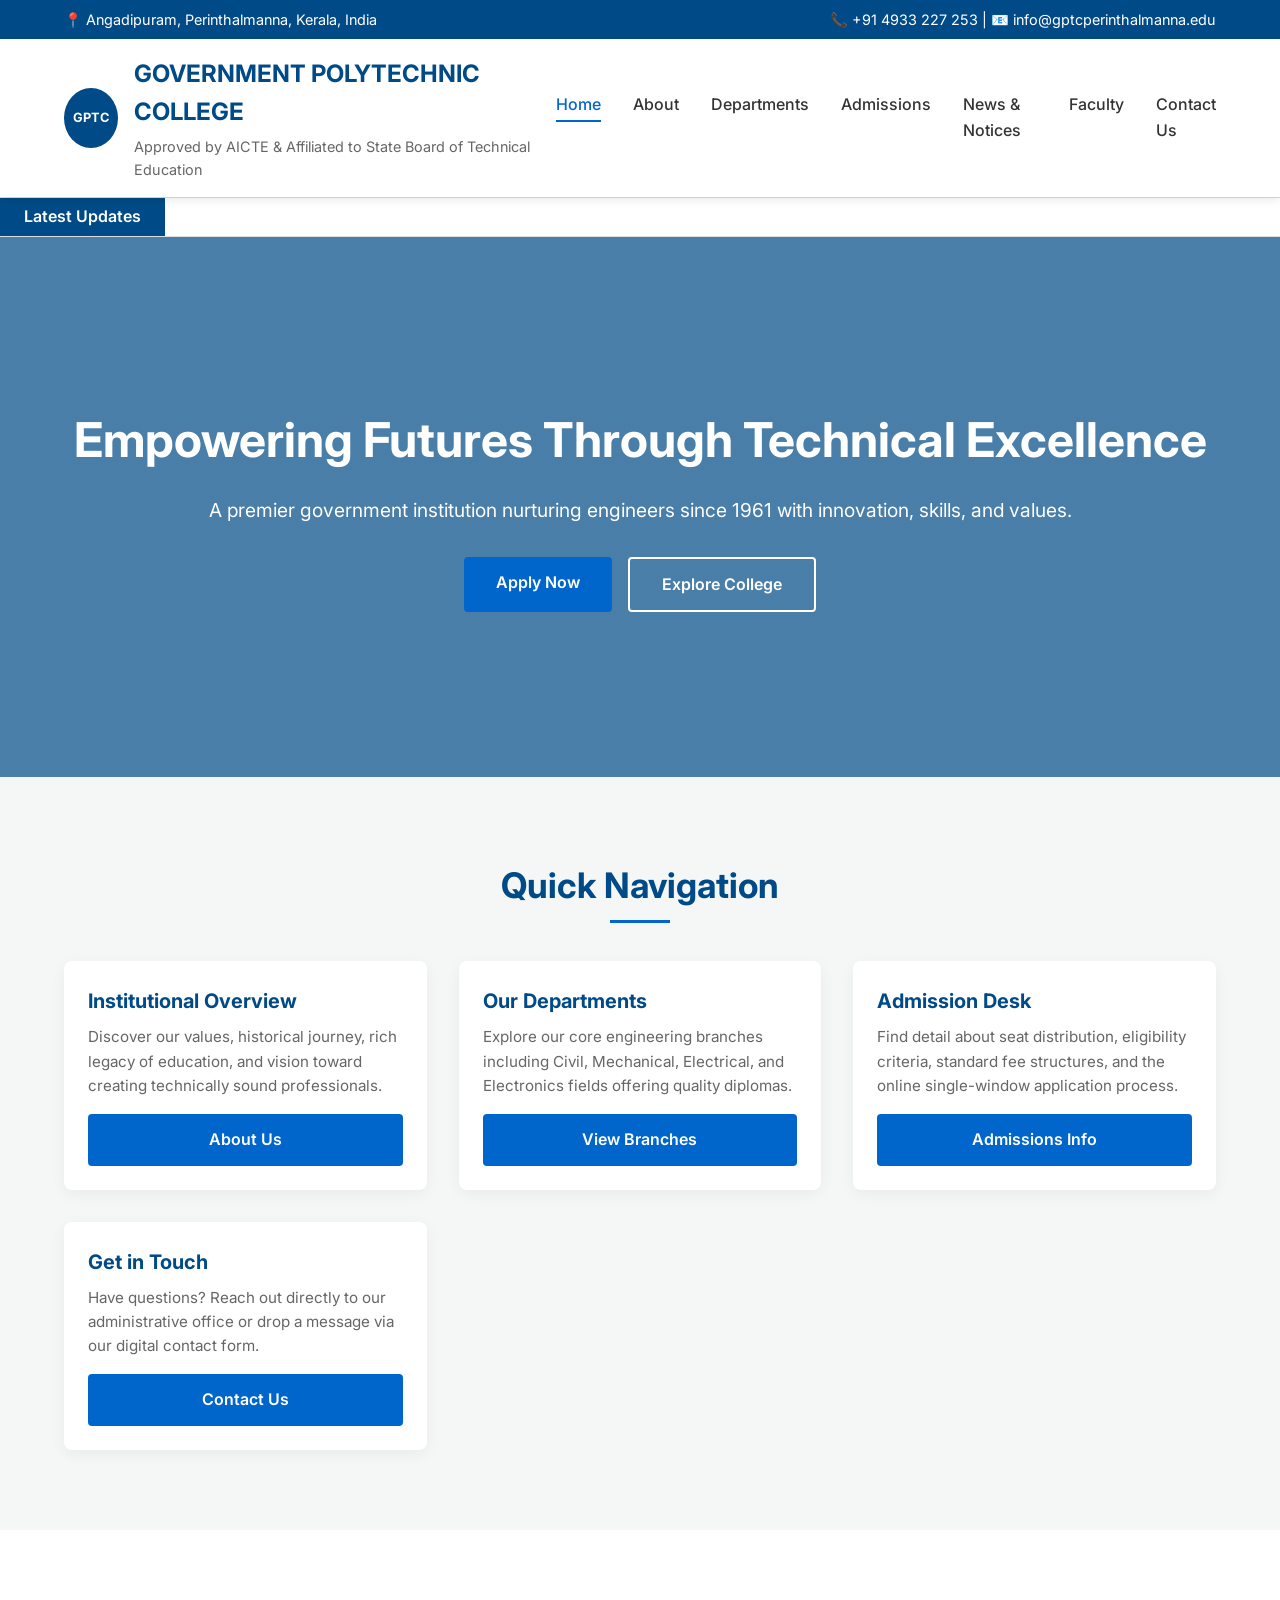
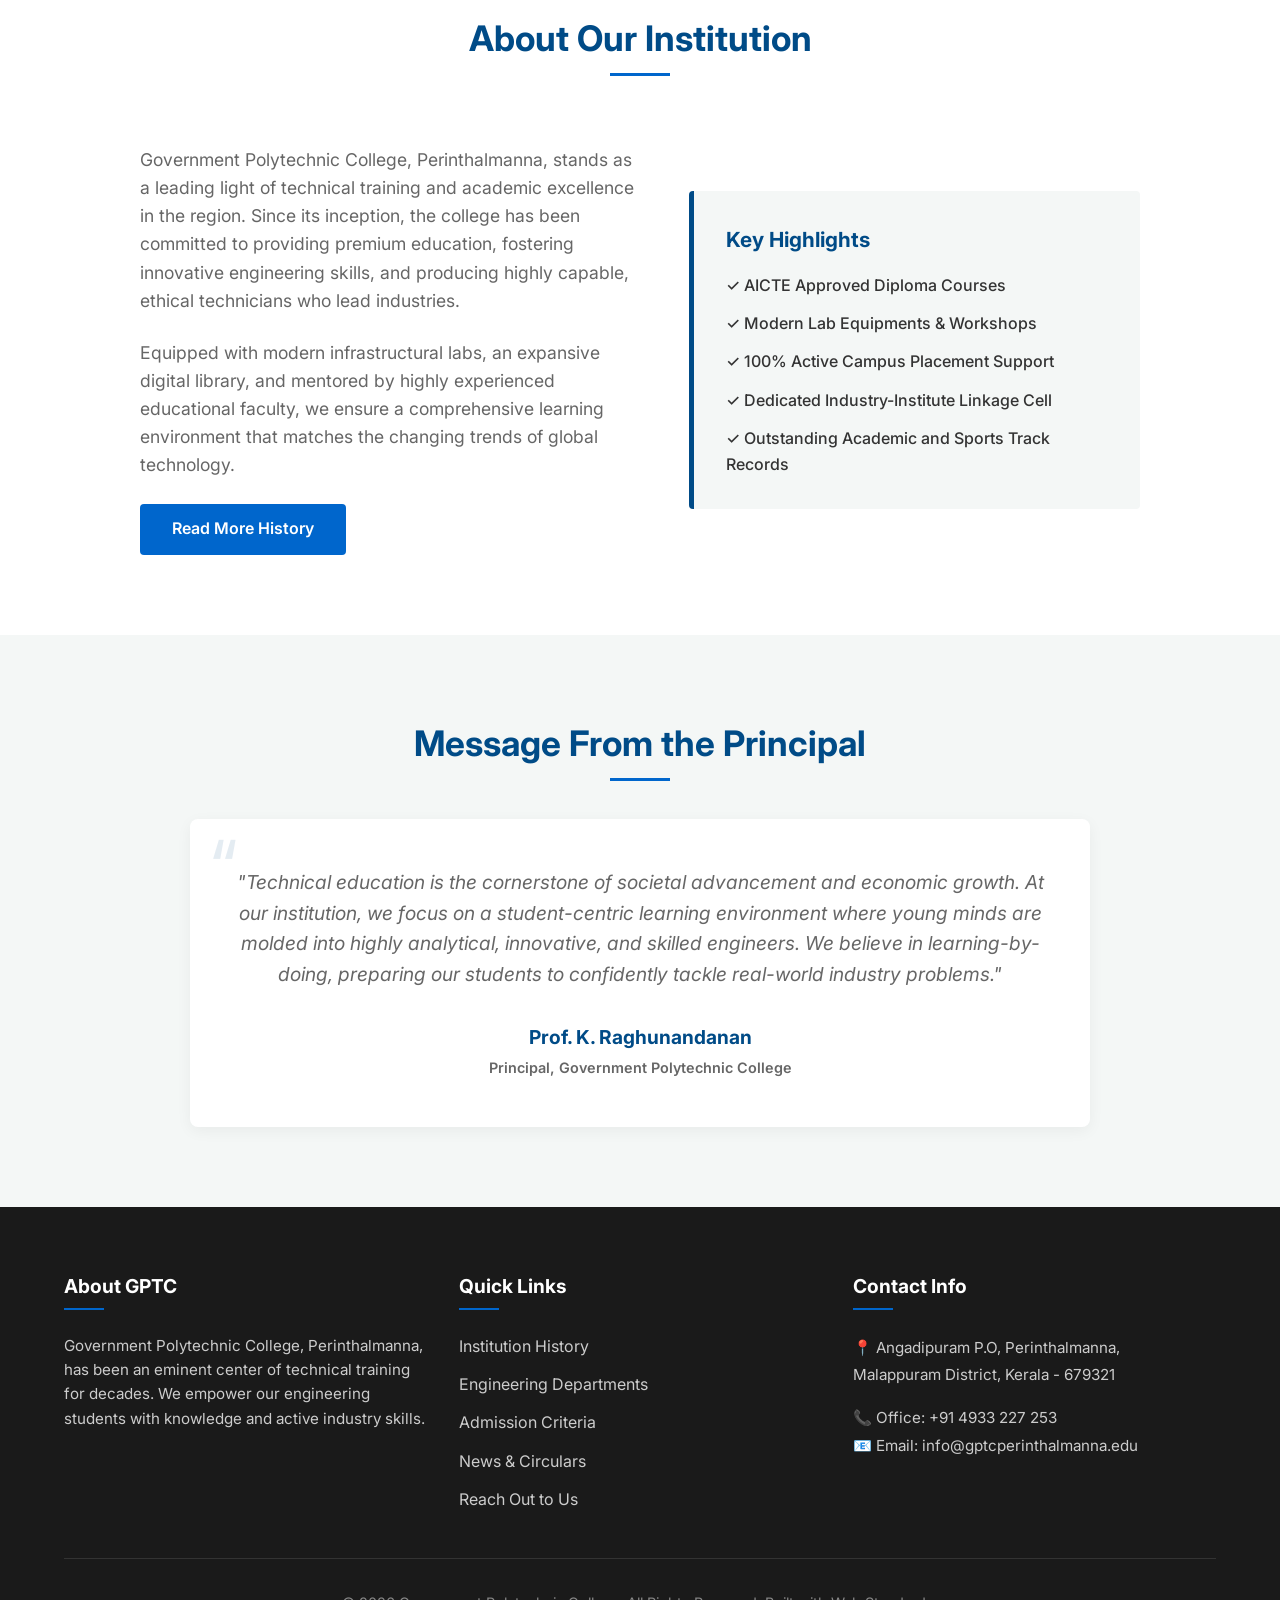
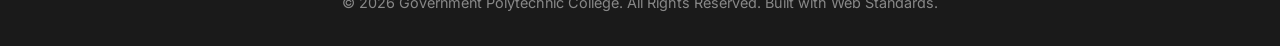
<file: index.html>
<!DOCTYPE html>
<html lang="en">
<head>
  <meta charset="UTF-8">
  <meta name="viewport" content="width=device-width, initial-scale=1.0">
  <title>Government Polytechnic College - Home</title>
  <meta name="description" content="Welcome to the official portal of Government Polytechnic College. Providing quality technical education, engineering excellence, and career opportunities.">
  <link rel="stylesheet" href="css/style.css">
  <link href="https://fonts.googleapis.com/css2?family=Inter:wght@400;500;600;700&display=swap" rel="stylesheet">
</head>
<body>

  <!-- Top bar -->
  <div class="header-top">
    <div>📍 Angadipuram, Perinthalmanna, Kerala, India</div>
    <div>📞 +91 4933 227 253 | 📧 info@gptcperinthalmanna.edu</div>
  </div>

  <!-- Header & Navbar -->
  <header class="header">
    <div class="header-main">
      <div class="logo-area">
        <div class="logo-img">GPTC</div>
        <div class="logo-text">
          <h1>GOVERNMENT POLYTECHNIC COLLEGE</h1>
          <p>Approved by AICTE & Affiliated to State Board of Technical Education</p>
        </div>
      </div>
      
      <div class="hamburger">
        <span></span>
        <span></span>
        <span></span>
      </div>

      <nav class="navbar">
        <ul class="nav-links">
          <li><a href="index.html">Home</a></li>
          <li><a href="about.html">About</a></li>
          <li><a href="departments.html">Departments</a></li>
          <li><a href="admissions.html">Admissions</a></li>
          <li><a href="news.html">News & Notices</a></li>
          <li><a href="faculty.html">Faculty</a></li>
          <li><a href="contact.html">Contact Us</a></li>
        </ul>
      </nav>
    </div>
  </header>

  <!-- News Ticker -->
  <div class="ticker-wrap">
    <div class="ticker-title">Latest Updates</div>
    <div class="ticker-items">
      <div class="ticker-item"><a href="news.html">✨ Admissions open for 2026-27 academic session. Apply online before deadline!</a></div>
      <div class="ticker-item"><a href="news.html">📅 Semester End Examination schedules for all branches have been updated.</a></div>
      <div class="ticker-item"><a href="news.html">🚀 Placement Drive: Major engineering recruiters visiting campus starting June 2026.</a></div>
      <div class="ticker-item"><a href="news.html">🏆 State-level Sports Meet: Our college wins overall championship in athletics.</a></div>
    </div>
  </div>

  <!-- Hero Section -->
  <section class="hero">
    <div class="hero-content">
      <h2>Empowering Futures Through Technical Excellence</h2>
      <p>A premier government institution nurturing engineers since 1961 with innovation, skills, and values.</p>
      <div style="display: flex; justify-content: center; gap: 1rem; flex-wrap: wrap;">
        <a href="admissions.html" class="btn">Apply Now</a>
        <a href="about.html" class="btn btn-outline">Explore College</a>
      </div>
    </div>
  </section>

  <!-- Quick Access Section -->
  <section class="section">
    <div class="container">
      <h2 class="section-title">Quick Navigation</h2>
      <div class="grid">
        <div class="card reveal">
          <div class="card-content">
            <h3 class="card-title">Institutional Overview</h3>
            <p class="card-text">Discover our values, historical journey, rich legacy of education, and vision toward creating technically sound professionals.</p>
            <a href="about.html" class="btn" style="margin-top: auto; text-align: center;">About Us</a>
          </div>
        </div>
        <div class="card reveal">
          <div class="card-content">
            <h3 class="card-title">Our Departments</h3>
            <p class="card-text">Explore our core engineering branches including Civil, Mechanical, Electrical, and Electronics fields offering quality diplomas.</p>
            <a href="departments.html" class="btn" style="margin-top: auto; text-align: center;">View Branches</a>
          </div>
        </div>
        <div class="card reveal">
          <div class="card-content">
            <h3 class="card-title">Admission Desk</h3>
            <p class="card-text">Find detail about seat distribution, eligibility criteria, standard fee structures, and the online single-window application process.</p>
            <a href="admissions.html" class="btn" style="margin-top: auto; text-align: center;">Admissions Info</a>
          </div>
        </div>
        <div class="card reveal">
          <div class="card-content">
            <h3 class="card-title">Get in Touch</h3>
            <p class="card-text">Have questions? Reach out directly to our administrative office or drop a message via our digital contact form.</p>
            <a href="contact.html" class="btn" style="margin-top: auto; text-align: center;">Contact Us</a>
          </div>
        </div>
      </div>
    </div>
  </section>

  <!-- About Section Brief -->
  <section class="section" style="background-color: var(--white);">
    <div class="container reveal" style="max-width: 1000px; margin: 0 auto; display: flex; flex-direction: column; gap: 2rem;">
      <h2 class="section-title">About Our Institution</h2>
      <div style="display: flex; gap: 3rem; flex-wrap: wrap; align-items: center;">
        <div style="flex: 1 1 450px;">
          <p style="font-size: 1.1rem; color: var(--text-light); margin-bottom: 1.5rem;">
            Government Polytechnic College, Perinthalmanna, stands as a leading light of technical training and academic excellence in the region. Since its inception, the college has been committed to providing premium education, fostering innovative engineering skills, and producing highly capable, ethical technicians who lead industries.
          </p>
          <p style="font-size: 1.1rem; color: var(--text-light); margin-bottom: 1.5rem;">
            Equipped with modern infrastructural labs, an expansive digital library, and mentored by highly experienced educational faculty, we ensure a comprehensive learning environment that matches the changing trends of global technology.
          </p>
          <a href="about.html" class="btn">Read More History</a>
        </div>
        <div style="flex: 1 1 400px; background-color: var(--bg-light); border-left: 5px solid var(--primary-color); padding: 2rem; border-radius: 4px;">
          <h3 style="color: var(--primary-color); margin-bottom: 1rem; font-size: 1.3rem;">Key Highlights</h3>
          <ul style="display: flex; flex-direction: column; gap: 0.8rem; font-weight: 500;">
            <li>✓ AICTE Approved Diploma Courses</li>
            <li>✓ Modern Lab Equipments & Workshops</li>
            <li>✓ 100% Active Campus Placement Support</li>
            <li>✓ Dedicated Industry-Institute Linkage Cell</li>
            <li>✓ Outstanding Academic and Sports Track Records</li>
          </ul>
        </div>
      </div>
    </div>
  </section>

  <!-- Principal Message Section -->
  <section class="section" style="background-color: var(--bg-light);">
    <div class="container reveal" style="max-width: 900px; margin: 0 auto; text-align: center;">
      <h2 class="section-title">Message From the Principal</h2>
      <div style="background-color: var(--white); padding: 3rem 2rem; border-radius: 8px; box-shadow: 0 4px 15px rgba(0, 0, 0, 0.05); position: relative;">
        <span style="font-size: 5rem; color: var(--primary-color); opacity: 0.1; position: absolute; top: 10px; left: 20px; line-height: 1;">“</span>
        <p style="font-size: 1.2rem; font-style: italic; color: var(--text-light); margin-bottom: 2rem; position: relative; z-index: 1;">
          "Technical education is the cornerstone of societal advancement and economic growth. At our institution, we focus on a student-centric learning environment where young minds are molded into highly analytical, innovative, and skilled engineers. We believe in learning-by-doing, preparing our students to confidently tackle real-world industry problems."
        </p>
        <h4 style="color: var(--primary-color); font-size: 1.2rem; margin-bottom: 0.2rem;">Prof. K. Raghunandanan</h4>
        <p style="color: var(--text-light); font-size: 0.9rem; font-weight: 600;">Principal, Government Polytechnic College</p>
      </div>
    </div>
  </section>

  <!-- Footer -->
  <footer class="footer">
    <div class="footer-grid">
      <div class="footer-col">
        <h3>About GPTC</h3>
        <p style="color: #ccc; font-size: 0.95rem; line-height: 1.6;">
          Government Polytechnic College, Perinthalmanna, has been an eminent center of technical training for decades. We empower our engineering students with knowledge and active industry skills.
        </p>
      </div>
      <div class="footer-col">
        <h3>Quick Links</h3>
        <ul>
          <li><a href="about.html">Institution History</a></li>
          <li><a href="departments.html">Engineering Departments</a></li>
          <li><a href="admissions.html">Admission Criteria</a></li>
          <li><a href="news.html">News & Circulars</a></li>
          <li><a href="contact.html">Reach Out to Us</a></li>
        </ul>
      </div>
      <div class="footer-col">
        <h3>Contact Info</h3>
        <p style="color: #ccc; font-size: 0.95rem; line-height: 1.8; margin-bottom: 1rem;">
          📍 Angadipuram P.O, Perinthalmanna,<br>Malappuram District, Kerala - 679321
        </p>
        <p style="color: #ccc; font-size: 0.95rem; line-height: 1.8;">
          📞 Office: +91 4933 227 253<br>
          📧 Email: info@gptcperinthalmanna.edu
        </p>
      </div>
    </div>
    <div class="footer-bottom">
      <p>&copy; 2026 Government Polytechnic College. All Rights Reserved. Built with Web Standards.</p>
    </div>
  </footer>

  <script src="js/main.js"></script>
</body>
</html>
</file>
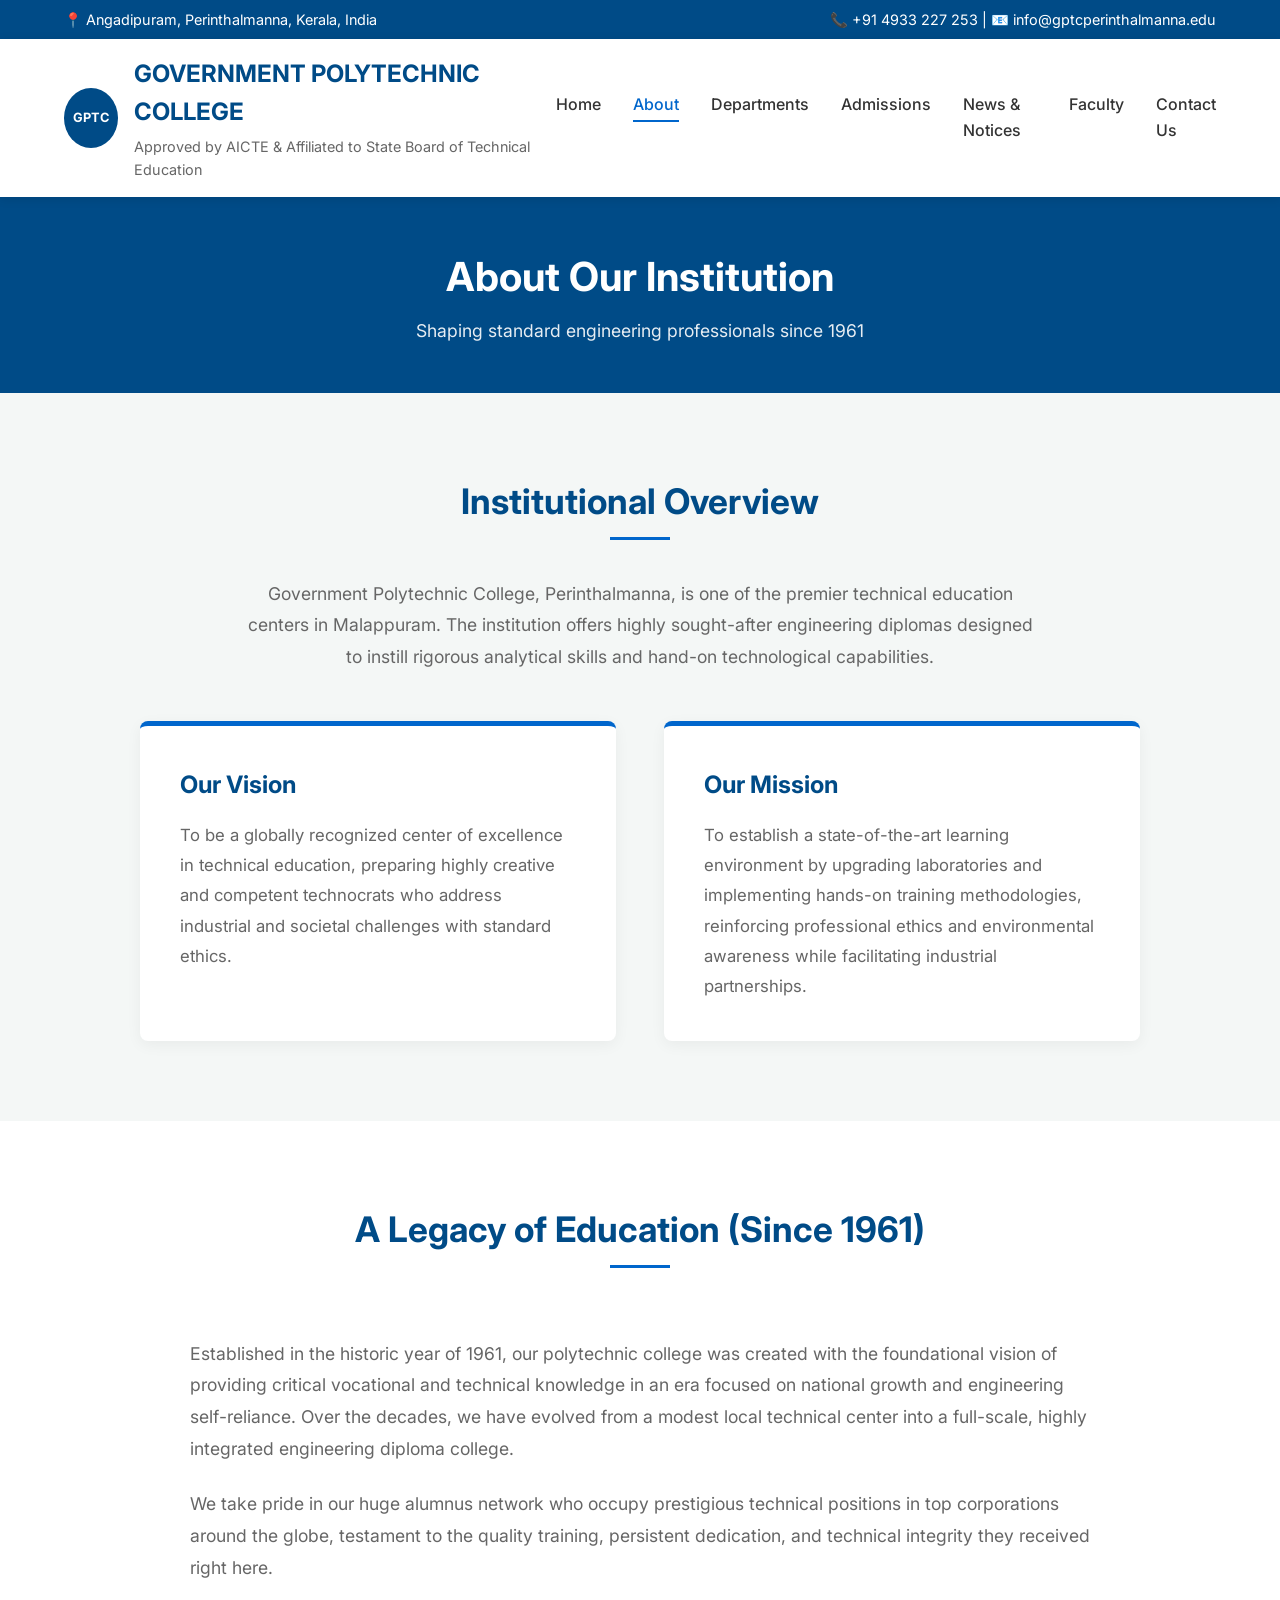
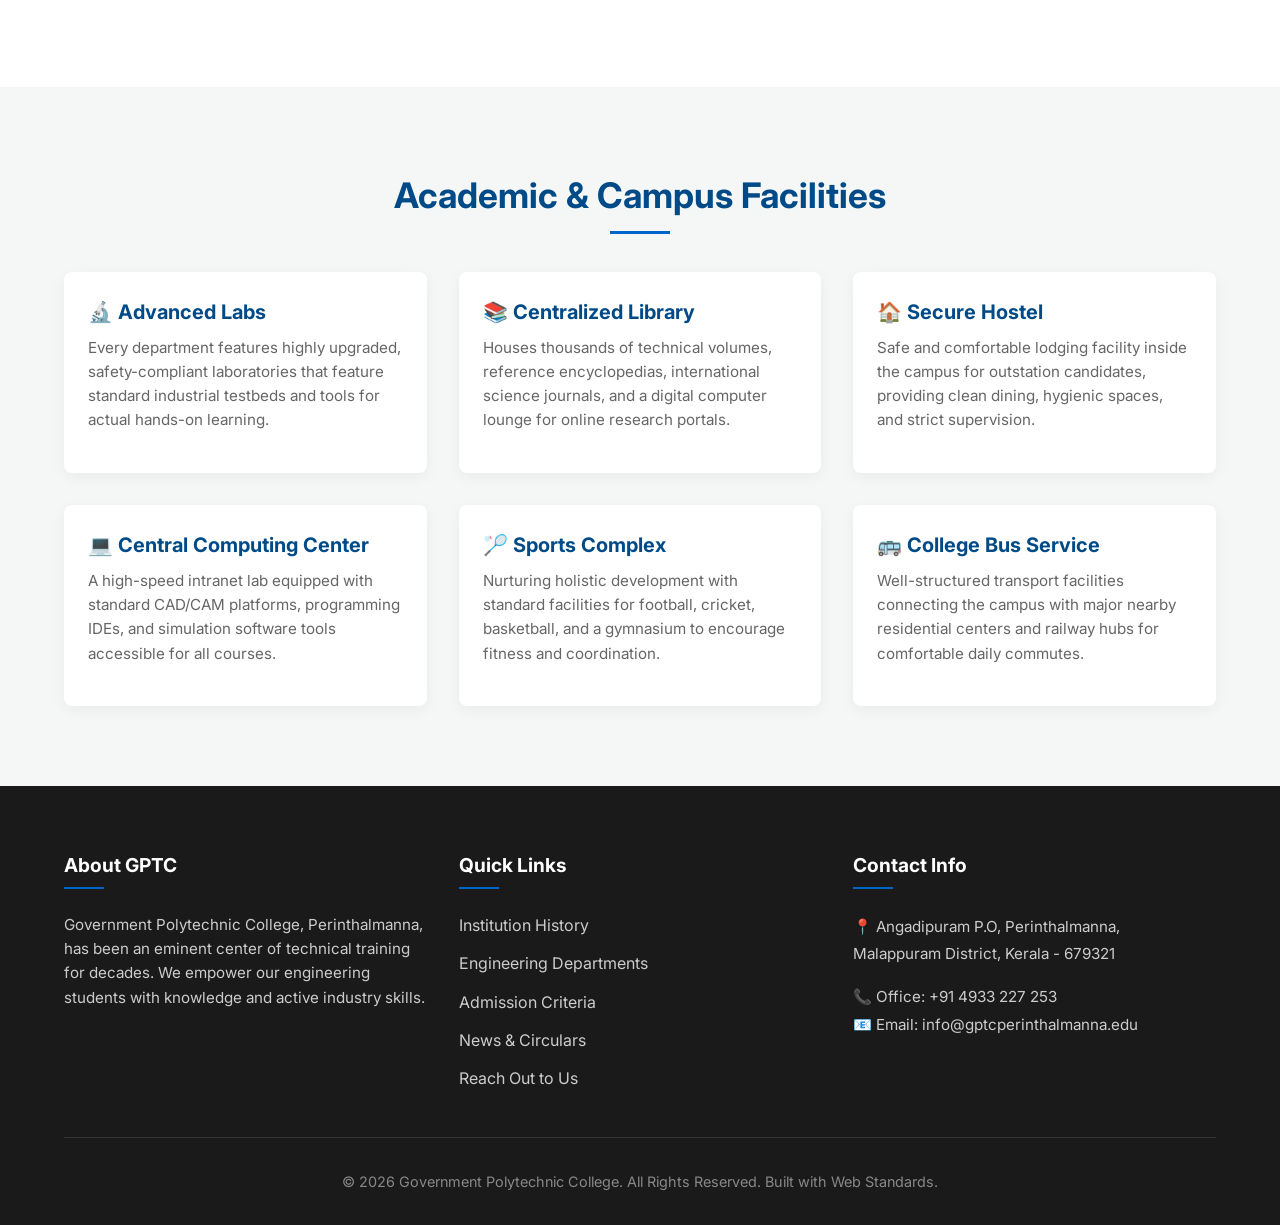
<file: about.html>
<!DOCTYPE html>
<html lang="en">
<head>
  <meta charset="UTF-8">
  <meta name="viewport" content="width=device-width, initial-scale=1.0">
  <title>About Us - Government Polytechnic College</title>
  <meta name="description" content="Learn about our institution’s history, vision, mission, and the outstanding academic facilities we provide our students.">
  <link rel="stylesheet" href="css/style.css">
  <link href="https://fonts.googleapis.com/css2?family=Inter:wght@400;500;600;700&display=swap" rel="stylesheet">
</head>
<body>

  <!-- Top bar -->
  <div class="header-top">
    <div>📍 Angadipuram, Perinthalmanna, Kerala, India</div>
    <div>📞 +91 4933 227 253 | 📧 info@gptcperinthalmanna.edu</div>
  </div>

  <!-- Header & Navbar -->
  <header class="header">
    <div class="header-main">
      <div class="logo-area">
        <div class="logo-img">GPTC</div>
        <div class="logo-text">
          <h1>GOVERNMENT POLYTECHNIC COLLEGE</h1>
          <p>Approved by AICTE & Affiliated to State Board of Technical Education</p>
        </div>
      </div>
      
      <div class="hamburger">
        <span></span>
        <span></span>
        <span></span>
      </div>

      <nav class="navbar">
        <ul class="nav-links">
          <li><a href="index.html">Home</a></li>
          <li><a href="about.html">About</a></li>
          <li><a href="departments.html">Departments</a></li>
          <li><a href="admissions.html">Admissions</a></li>
          <li><a href="news.html">News & Notices</a></li>
          <li><a href="faculty.html">Faculty</a></li>
          <li><a href="contact.html">Contact Us</a></li>
        </ul>
      </nav>
    </div>
  </header>

  <!-- Page Header -->
  <section style="background-color: var(--primary-color); color: var(--white); padding: 3rem 5%; text-align: center;">
    <h2 style="font-size: 2.5rem; margin-bottom: 0.5rem;">About Our Institution</h2>
    <p style="font-size: 1.1rem; opacity: 0.9;">Shaping standard engineering professionals since 1961</p>
  </section>

  <!-- Overview Section -->
  <section class="section">
    <div class="container reveal" style="max-width: 1000px; margin: 0 auto;">
      <h2 class="section-title">Institutional Overview</h2>
      <p style="font-size: 1.1rem; text-align: center; color: var(--text-light); max-width: 800px; margin: 0 auto 3rem; line-height: 1.8;">
        Government Polytechnic College, Perinthalmanna, is one of the premier technical education centers in Malappuram. The institution offers highly sought-after engineering diplomas designed to instill rigorous analytical skills and hand-on technological capabilities.
      </p>
      
      <div class="grid" style="grid-template-columns: repeat(auto-fit, minmax(400px, 1fr)); gap: 3rem;">
        <div style="background-color: var(--white); padding: 2.5rem; border-radius: 8px; box-shadow: 0 4px 15px rgba(0, 0, 0, 0.05); border-top: 5px solid var(--secondary-color);">
          <h3 style="color: var(--primary-color); font-size: 1.5rem; margin-bottom: 1rem;">Our Vision</h3>
          <p style="color: var(--text-light); font-size: 1.05rem; line-height: 1.8;">
            To be a globally recognized center of excellence in technical education, preparing highly creative and competent technocrats who address industrial and societal challenges with standard ethics.
          </p>
        </div>
        <div style="background-color: var(--white); padding: 2.5rem; border-radius: 8px; box-shadow: 0 4px 15px rgba(0, 0, 0, 0.05); border-top: 5px solid var(--secondary-color);">
          <h3 style="color: var(--primary-color); font-size: 1.5rem; margin-bottom: 1rem;">Our Mission</h3>
          <p style="color: var(--text-light); font-size: 1.05rem; line-height: 1.8;">
            To establish a state-of-the-art learning environment by upgrading laboratories and implementing hands-on training methodologies, reinforcing professional ethics and environmental awareness while facilitating industrial partnerships.
          </p>
        </div>
      </div>
    </div>
  </section>

  <!-- Legacy / History Section -->
  <section class="section" style="background-color: var(--white);">
    <div class="container reveal" style="max-width: 900px; margin: 0 auto; display: flex; flex-direction: column; gap: 2rem;">
      <h2 class="section-title">A Legacy of Education (Since 1961)</h2>
      <div style="display: flex; gap: 3rem; flex-wrap: wrap; align-items: center;">
        <div style="flex: 1 1 500px;">
          <p style="font-size: 1.1rem; color: var(--text-light); margin-bottom: 1.5rem; line-height: 1.8;">
            Established in the historic year of 1961, our polytechnic college was created with the foundational vision of providing critical vocational and technical knowledge in an era focused on national growth and engineering self-reliance. Over the decades, we have evolved from a modest local technical center into a full-scale, highly integrated engineering diploma college.
          </p>
          <p style="font-size: 1.1rem; color: var(--text-light); margin-bottom: 1.5rem; line-height: 1.8;">
            We take pride in our huge alumnus network who occupy prestigious technical positions in top corporations around the globe, testament to the quality training, persistent dedication, and technical integrity they received right here.
          </p>
        </div>
      </div>
    </div>
  </section>

  <!-- Facilities Section -->
  <section class="section" style="background-color: var(--bg-light);">
    <div class="container reveal">
      <h2 class="section-title">Academic & Campus Facilities</h2>
      <div class="grid">
        
        <div class="card">
          <div class="card-content">
            <h3 class="card-title">🔬 Advanced Labs</h3>
            <p class="card-text">Every department features highly upgraded, safety-compliant laboratories that feature standard industrial testbeds and tools for actual hands-on learning.</p>
          </div>
        </div>

        <div class="card">
          <div class="card-content">
            <h3 class="card-title">📚 Centralized Library</h3>
            <p class="card-text">Houses thousands of technical volumes, reference encyclopedias, international science journals, and a digital computer lounge for online research portals.</p>
          </div>
        </div>

        <div class="card">
          <div class="card-content">
            <h3 class="card-title">🏠 Secure Hostel</h3>
            <p class="card-text">Safe and comfortable lodging facility inside the campus for outstation candidates, providing clean dining, hygienic spaces, and strict supervision.</p>
          </div>
        </div>

        <div class="card">
          <div class="card-content">
            <h3 class="card-title">💻 Central Computing Center</h3>
            <p class="card-text">A high-speed intranet lab equipped with standard CAD/CAM platforms, programming IDEs, and simulation software tools accessible for all courses.</p>
          </div>
        </div>

        <div class="card">
          <div class="card-content">
            <h3 class="card-title">🏸 Sports Complex</h3>
            <p class="card-text">Nurturing holistic development with standard facilities for football, cricket, basketball, and a gymnasium to encourage fitness and coordination.</p>
          </div>
        </div>

        <div class="card">
          <div class="card-content">
            <h3 class="card-title">🚌 College Bus Service</h3>
            <p class="card-text">Well-structured transport facilities connecting the campus with major nearby residential centers and railway hubs for comfortable daily commutes.</p>
          </div>
        </div>

      </div>
    </div>
  </section>

  <!-- Footer -->
  <footer class="footer">
    <div class="footer-grid">
      <div class="footer-col">
        <h3>About GPTC</h3>
        <p style="color: #ccc; font-size: 0.95rem; line-height: 1.6;">
          Government Polytechnic College, Perinthalmanna, has been an eminent center of technical training for decades. We empower our engineering students with knowledge and active industry skills.
        </p>
      </div>
      <div class="footer-col">
        <h3>Quick Links</h3>
        <ul>
          <li><a href="about.html">Institution History</a></li>
          <li><a href="departments.html">Engineering Departments</a></li>
          <li><a href="admissions.html">Admission Criteria</a></li>
          <li><a href="news.html">News & Circulars</a></li>
          <li><a href="contact.html">Reach Out to Us</a></li>
        </ul>
      </div>
      <div class="footer-col">
        <h3>Contact Info</h3>
        <p style="color: #ccc; font-size: 0.95rem; line-height: 1.8; margin-bottom: 1rem;">
          📍 Angadipuram P.O, Perinthalmanna,<br>Malappuram District, Kerala - 679321
        </p>
        <p style="color: #ccc; font-size: 0.95rem; line-height: 1.8;">
          📞 Office: +91 4933 227 253<br>
          📧 Email: info@gptcperinthalmanna.edu
        </p>
      </div>
    </div>
    <div class="footer-bottom">
      <p>&copy; 2026 Government Polytechnic College. All Rights Reserved. Built with Web Standards.</p>
    </div>
  </footer>

  <script src="js/main.js"></script>
</body>
</html>
</file>
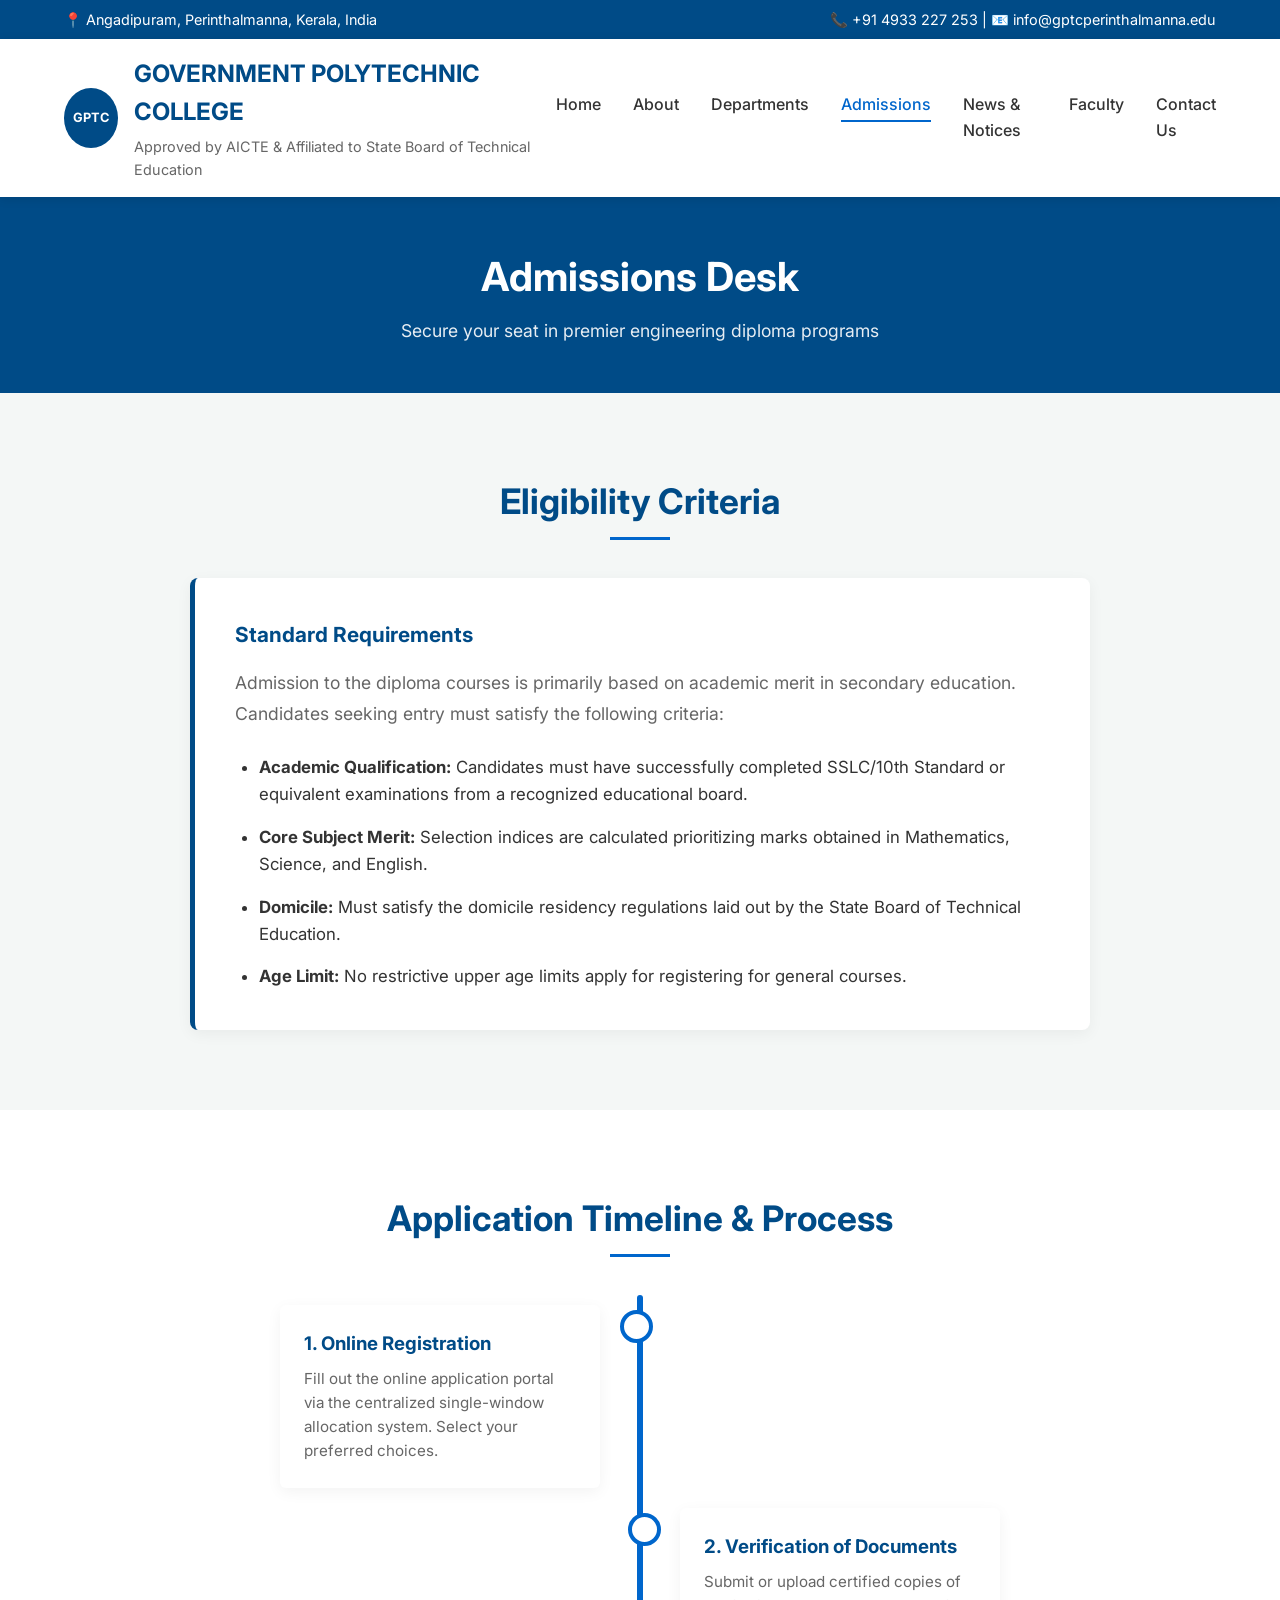
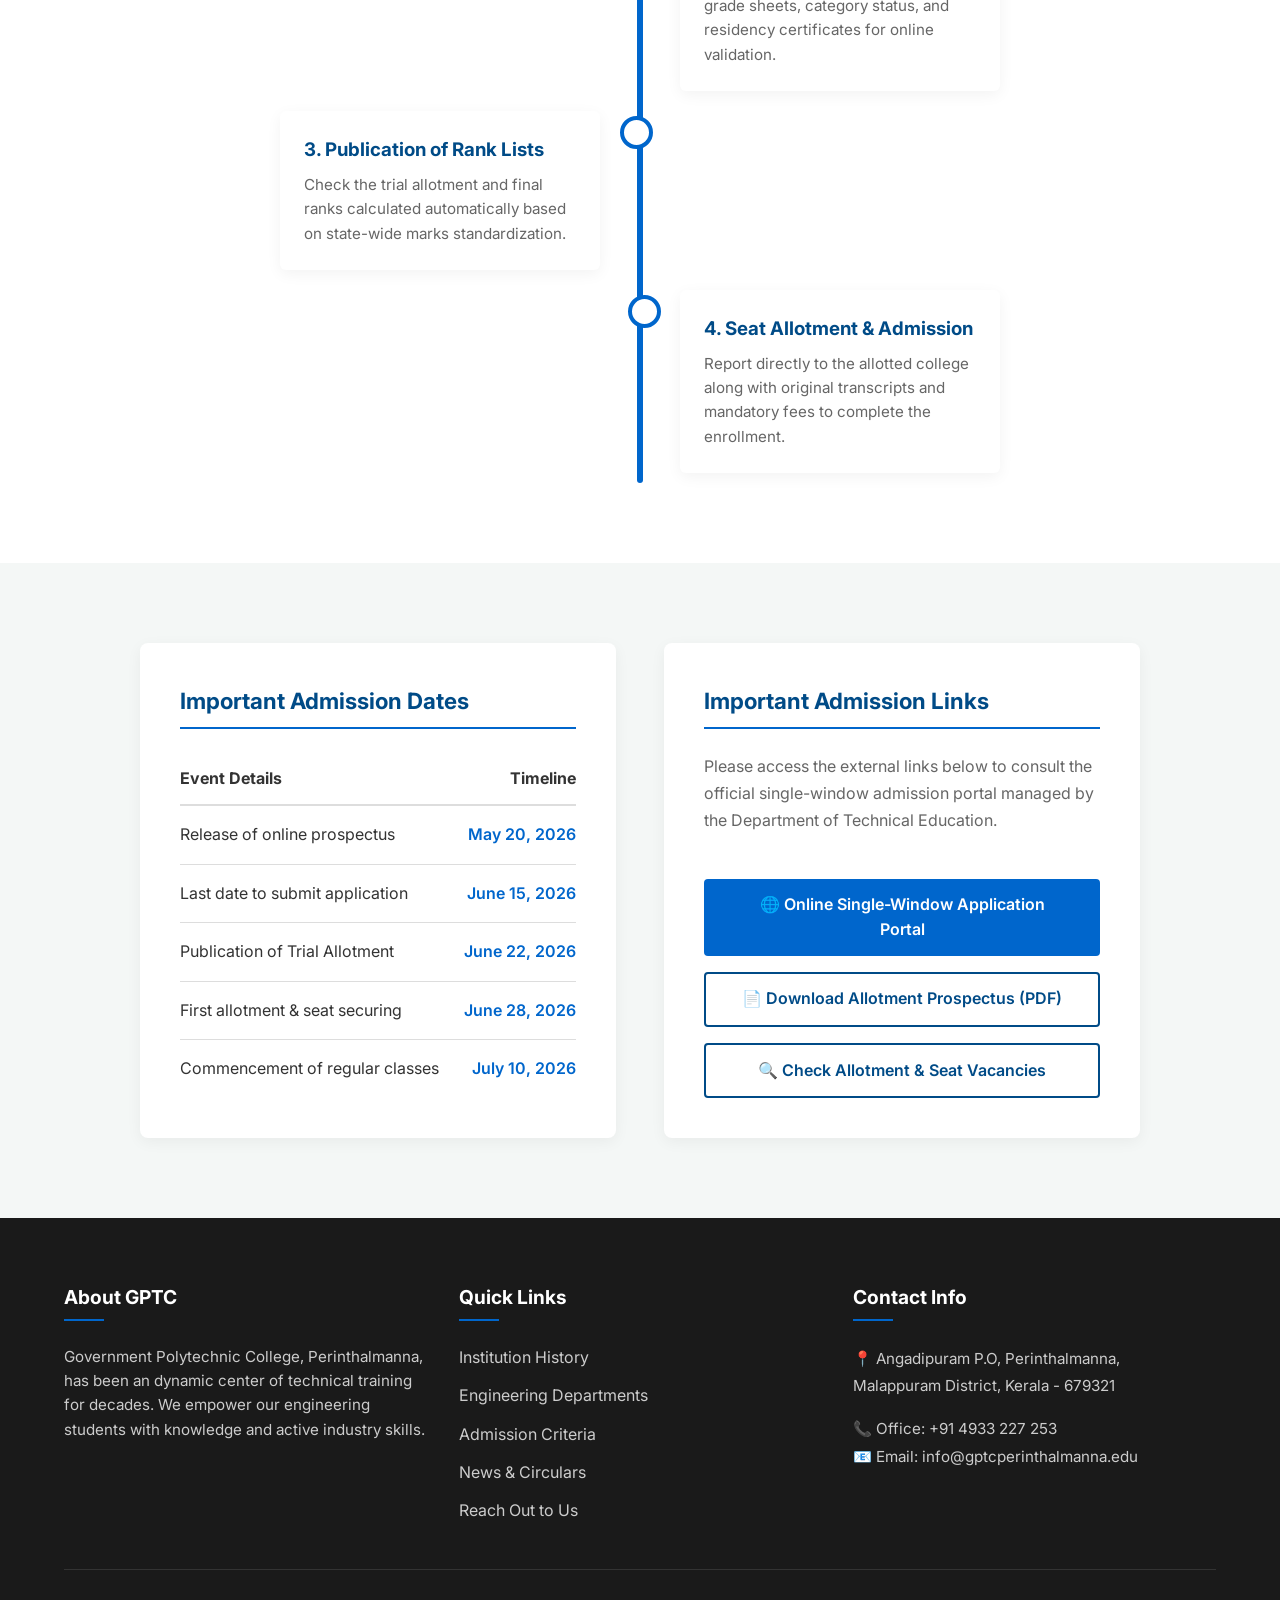
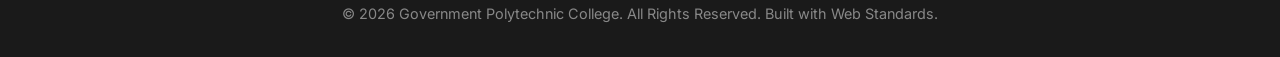
<file: admissions.html>
<!DOCTYPE html>
<html lang="en">
<head>
  <meta charset="UTF-8">
  <meta name="viewport" content="width=device-width, initial-scale=1.0">
  <title>Admissions Info - Government Polytechnic College</title>
  <meta name="description" content="Get information on eligibility criteria, admission timeline, required documents, and dynamic links for applying.">
  <link rel="stylesheet" href="css/style.css">
  <link href="https://fonts.googleapis.com/css2?family=Inter:wght@400;500;600;700&display=swap" rel="stylesheet">
</head>
<body>

  <!-- Top bar -->
  <div class="header-top">
    <div>📍 Angadipuram, Perinthalmanna, Kerala, India</div>
    <div>📞 +91 4933 227 253 | 📧 info@gptcperinthalmanna.edu</div>
  </div>

  <!-- Header & Navbar -->
  <header class="header">
    <div class="header-main">
      <div class="logo-area">
        <div class="logo-img">GPTC</div>
        <div class="logo-text">
          <h1>GOVERNMENT POLYTECHNIC COLLEGE</h1>
          <p>Approved by AICTE & Affiliated to State Board of Technical Education</p>
        </div>
      </div>
      
      <div class="hamburger">
        <span></span>
        <span></span>
        <span></span>
      </div>

      <nav class="navbar">
        <ul class="nav-links">
          <li><a href="index.html">Home</a></li>
          <li><a href="about.html">About</a></li>
          <li><a href="departments.html">Departments</a></li>
          <li><a href="admissions.html">Admissions</a></li>
          <li><a href="news.html">News & Notices</a></li>
          <li><a href="faculty.html">Faculty</a></li>
          <li><a href="contact.html">Contact Us</a></li>
        </ul>
      </nav>
    </div>
  </header>

  <!-- Page Header -->
  <section style="background-color: var(--primary-color); color: var(--white); padding: 3rem 5%; text-align: center;">
    <h2 style="font-size: 2.5rem; margin-bottom: 0.5rem;">Admissions Desk</h2>
    <p style="font-size: 1.1rem; opacity: 0.9;">Secure your seat in premier engineering diploma programs</p>
  </section>

  <!-- Eligibility Section -->
  <section class="section">
    <div class="container reveal" style="max-width: 900px; margin: 0 auto;">
      <h2 class="section-title">Eligibility Criteria</h2>
      <div style="background-color: var(--white); padding: 2.5rem; border-radius: 8px; box-shadow: 0 4px 15px rgba(0, 0, 0, 0.05); border-left: 5px solid var(--primary-color);">
        <h3 style="color: var(--primary-color); margin-bottom: 1rem; font-size: 1.3rem;">Standard Requirements</h3>
        <p style="font-size: 1.1rem; color: var(--text-light); margin-bottom: 1.5rem; line-height: 1.8;">
          Admission to the diploma courses is primarily based on academic merit in secondary education. Candidates seeking entry must satisfy the following criteria:
        </p>
        <ul style="display: flex; flex-direction: column; gap: 1rem; font-size: 1.05rem; color: var(--text-dark); padding-left: 1.5rem; list-style-type: disc;">
          <li><strong>Academic Qualification:</strong> Candidates must have successfully completed SSLC/10th Standard or equivalent examinations from a recognized educational board.</li>
          <li><strong>Core Subject Merit:</strong> Selection indices are calculated prioritizing marks obtained in Mathematics, Science, and English.</li>
          <li><strong>Domicile:</strong> Must satisfy the domicile residency regulations laid out by the State Board of Technical Education.</li>
          <li><strong>Age Limit:</strong> No restrictive upper age limits apply for registering for general courses.</li>
        </ul>
      </div>
    </div>
  </section>

  <!-- Step-by-Step Admission Process Timeline -->
  <section class="section" style="background-color: var(--white);">
    <div class="container reveal">
      <h2 class="section-title">Application Timeline & Process</h2>
      
      <div class="timeline">
        
        <!-- Step 1 -->
        <div class="timeline-item left">
          <div class="timeline-content">
            <h3>1. Online Registration</h3>
            <p style="color: var(--text-light); font-size: 0.95rem; line-height: 1.6; margin-top: 0.5rem;">
              Fill out the online application portal via the centralized single-window allocation system. Select your preferred choices.
            </p>
          </div>
        </div>

        <!-- Step 2 -->
        <div class="timeline-item right">
          <div class="timeline-content">
            <h3>2. Verification of Documents</h3>
            <p style="color: var(--text-light); font-size: 0.95rem; line-height: 1.6; margin-top: 0.5rem;">
              Submit or upload certified copies of grade sheets, category status, and residency certificates for online validation.
            </p>
          </div>
        </div>

        <!-- Step 3 -->
        <div class="timeline-item left">
          <div class="timeline-content">
            <h3>3. Publication of Rank Lists</h3>
            <p style="color: var(--text-light); font-size: 0.95rem; line-height: 1.6; margin-top: 0.5rem;">
              Check the trial allotment and final ranks calculated automatically based on state-wide marks standardization.
            </p>
          </div>
        </div>

        <!-- Step 4 -->
        <div class="timeline-item right">
          <div class="timeline-content">
            <h3>4. Seat Allotment & Admission</h3>
            <p style="color: var(--text-light); font-size: 0.95rem; line-height: 1.6; margin-top: 0.5rem;">
              Report directly to the allotted college along with original transcripts and mandatory fees to complete the enrollment.
            </p>
          </div>
        </div>

      </div>
    </div>
  </section>

  <!-- Key Dates & Important Links Grid -->
  <section class="section">
    <div class="container reveal" style="max-width: 1000px; margin: 0 auto;">
      <div class="grid" style="grid-template-columns: repeat(auto-fit, minmax(400px, 1fr)); gap: 3rem;">
        
        <!-- Key Dates -->
        <div style="background-color: var(--white); padding: 2.5rem; border-radius: 8px; box-shadow: 0 4px 15px rgba(0, 0, 0, 0.05);">
          <h3 style="color: var(--primary-color); font-size: 1.4rem; margin-bottom: 1.5rem; border-bottom: 2px solid var(--secondary-color); padding-bottom: 0.5rem;">Important Admission Dates</h3>
          <table style="width: 100%; border-collapse: collapse; text-align: left;">
            <thead>
              <tr style="border-bottom: 2px solid var(--border-color);">
                <th style="padding: 0.8rem 0;">Event Details</th>
                <th style="padding: 0.8rem 0; text-align: right;">Timeline</th>
              </tr>
            </thead>
            <tbody>
              <tr style="border-bottom: 1px solid var(--border-color);">
                <td style="padding: 1rem 0;">Release of online prospectus</td>
                <td style="padding: 1rem 0; text-align: right; font-weight: 600; color: var(--secondary-color);">May 20, 2026</td>
              </tr>
              <tr style="border-bottom: 1px solid var(--border-color);">
                <td style="padding: 1rem 0;">Last date to submit application</td>
                <td style="padding: 1rem 0; text-align: right; font-weight: 600; color: var(--secondary-color);">June 15, 2026</td>
              </tr>
              <tr style="border-bottom: 1px solid var(--border-color);">
                <td style="padding: 1rem 0;">Publication of Trial Allotment</td>
                <td style="padding: 1rem 0; text-align: right; font-weight: 600; color: var(--secondary-color);">June 22, 2026</td>
              </tr>
              <tr style="border-bottom: 1px solid var(--border-color);">
                <td style="padding: 1rem 0;">First allotment & seat securing</td>
                <td style="padding: 1rem 0; text-align: right; font-weight: 600; color: var(--secondary-color);">June 28, 2026</td>
              </tr>
              <tr>
                <td style="padding: 1rem 0;">Commencement of regular classes</td>
                <td style="padding: 1rem 0; text-align: right; font-weight: 600; color: var(--secondary-color);">July 10, 2026</td>
              </tr>
            </tbody>
          </table>
        </div>

        <!-- Links Section -->
        <div style="background-color: var(--white); padding: 2.5rem; border-radius: 8px; box-shadow: 0 4px 15px rgba(0, 0, 0, 0.05); display: flex; flex-direction: column;">
          <h3 style="color: var(--primary-color); font-size: 1.4rem; margin-bottom: 1.5rem; border-bottom: 2px solid var(--secondary-color); padding-bottom: 0.5rem;">Important Admission Links</h3>
          <p style="color: var(--text-light); margin-bottom: 1.5rem; line-height: 1.7;">
            Please access the external links below to consult the official single-window admission portal managed by the Department of Technical Education.
          </p>
          <div style="display: flex; flex-direction: column; gap: 1rem; margin-top: auto;">
            <a href="#" class="btn" style="text-align: center;">🌐 Online Single-Window Application Portal</a>
            <a href="#" class="btn btn-outline" style="text-align: center; border-color: var(--primary-color); color: var(--primary-color);">📄 Download Allotment Prospectus (PDF)</a>
            <a href="#" class="btn btn-outline" style="text-align: center; border-color: var(--primary-color); color: var(--primary-color);">🔍 Check Allotment & Seat Vacancies</a>
          </div>
        </div>

      </div>
    </div>
  </section>

  <!-- Footer -->
  <footer class="footer">
    <div class="footer-grid">
      <div class="footer-col">
        <h3>About GPTC</h3>
        <p style="color: #ccc; font-size: 0.95rem; line-height: 1.6;">
          Government Polytechnic College, Perinthalmanna, has been an dynamic center of technical training for decades. We empower our engineering students with knowledge and active industry skills.
        </p>
      </div>
      <div class="footer-col">
        <h3>Quick Links</h3>
        <ul>
          <li><a href="about.html">Institution History</a></li>
          <li><a href="departments.html">Engineering Departments</a></li>
          <li><a href="admissions.html">Admission Criteria</a></li>
          <li><a href="news.html">News & Circulars</a></li>
          <li><a href="contact.html">Reach Out to Us</a></li>
        </ul>
      </div>
      <div class="footer-col">
        <h3>Contact Info</h3>
        <p style="color: #ccc; font-size: 0.95rem; line-height: 1.8; margin-bottom: 1rem;">
          📍 Angadipuram P.O, Perinthalmanna,<br>Malappuram District, Kerala - 679321
        </p>
        <p style="color: #ccc; font-size: 0.95rem; line-height: 1.8;">
          📞 Office: +91 4933 227 253<br>
          📧 Email: info@gptcperinthalmanna.edu
        </p>
      </div>
    </div>
    <div class="footer-bottom">
      <p>&copy; 2026 Government Polytechnic College. All Rights Reserved. Built with Web Standards.</p>
    </div>
  </footer>

  <script src="js/main.js"></script>
</body>
</html>
</file>
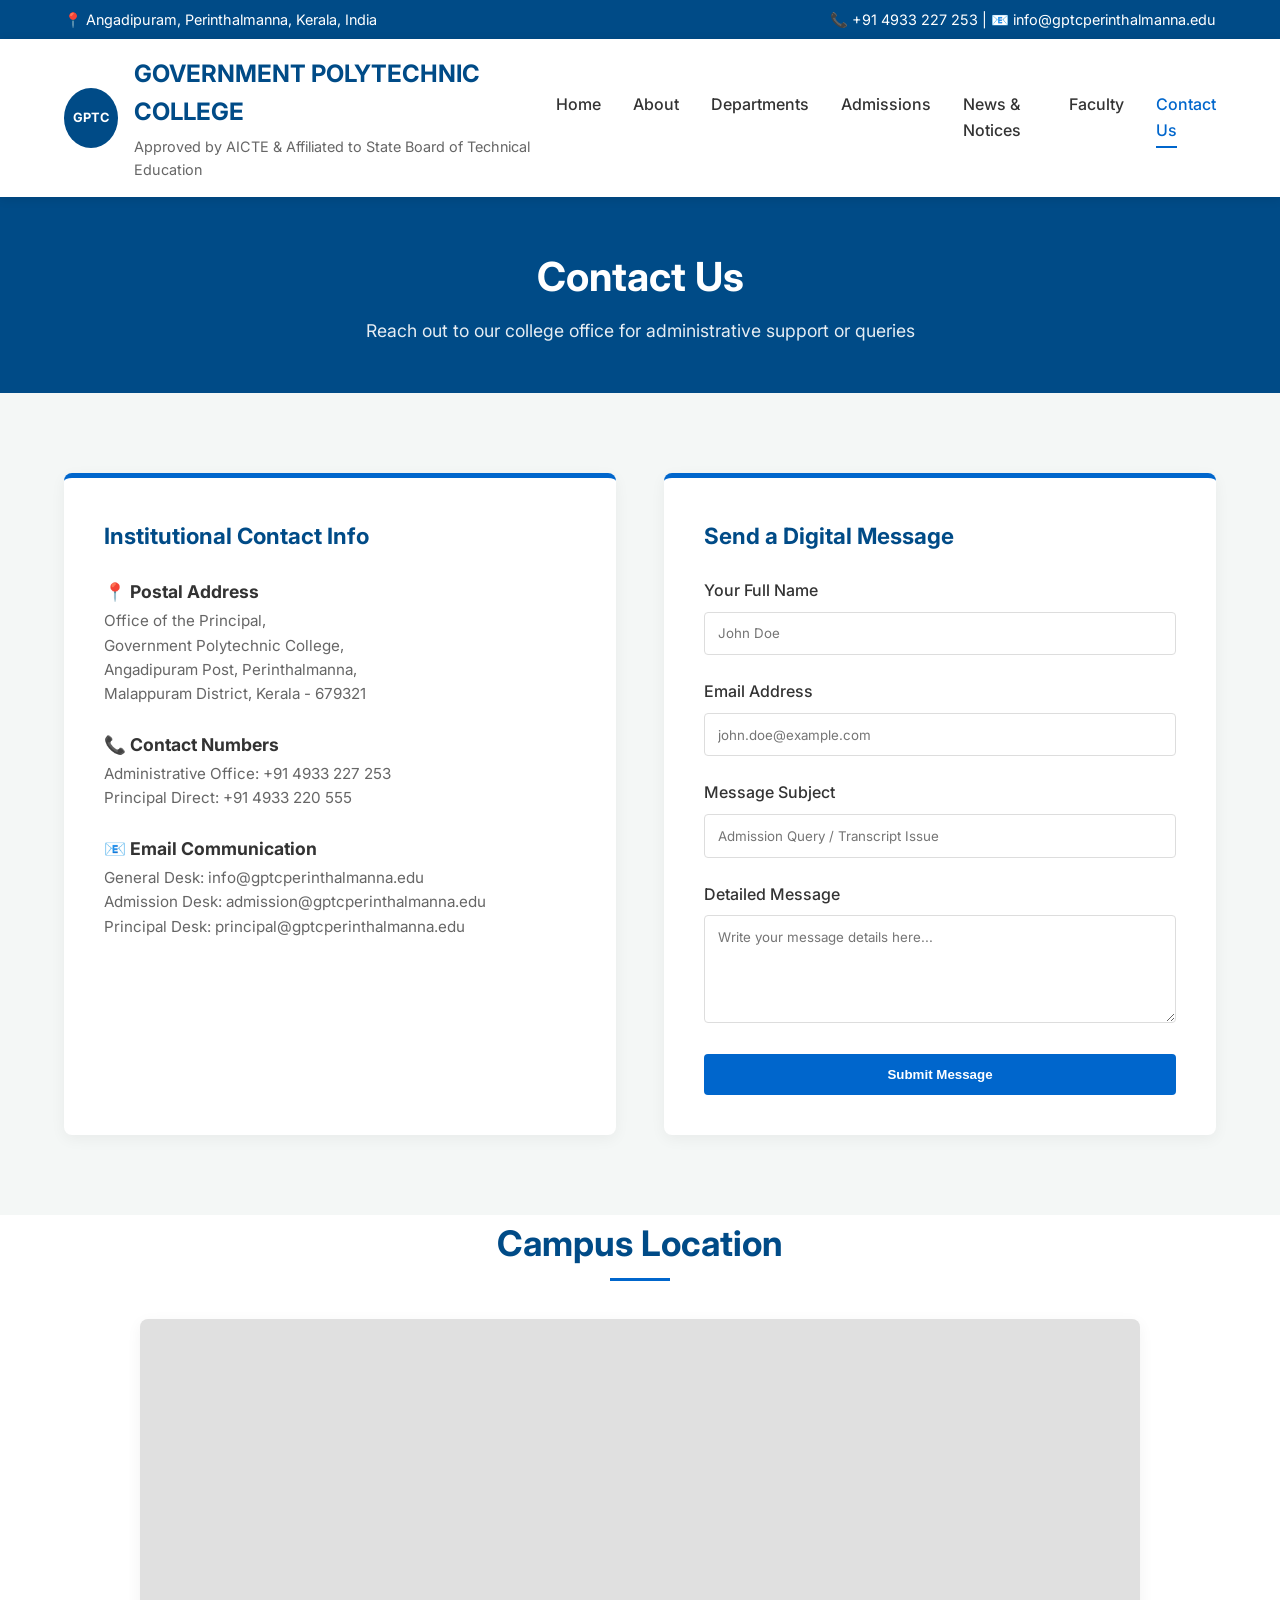
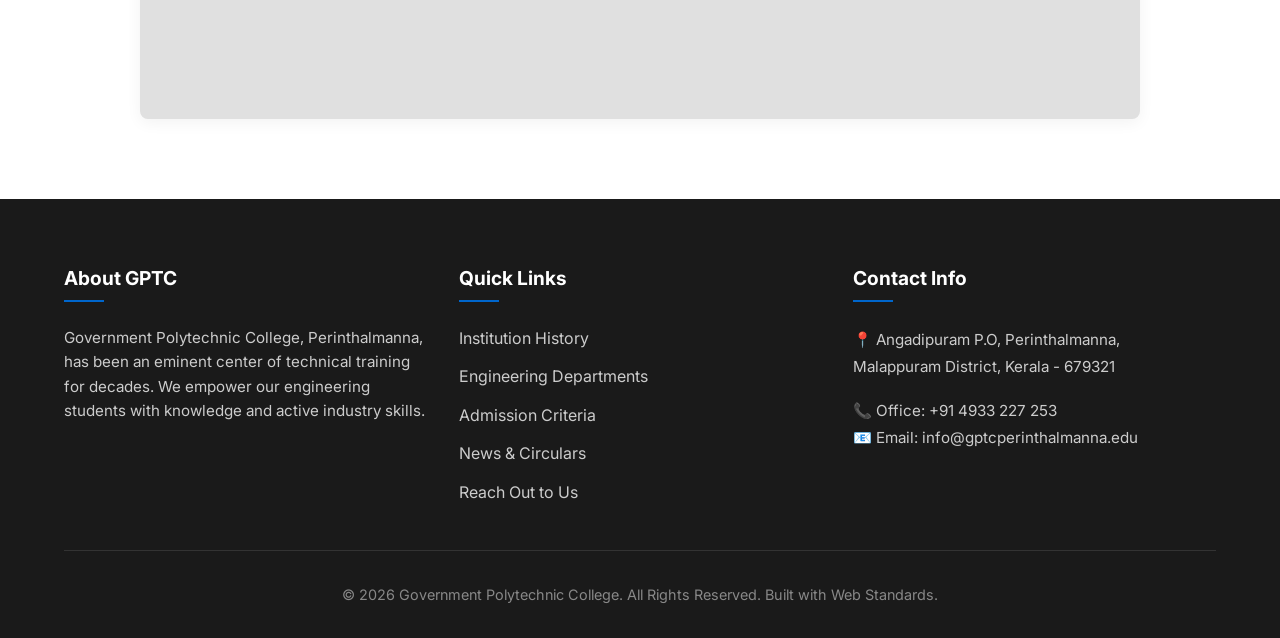
<file: contact.html>
<!DOCTYPE html>
<html lang="en">
<head>
  <meta charset="UTF-8">
  <meta name="viewport" content="width=device-width, initial-scale=1.0">
  <title>Contact Us - Government Polytechnic College</title>
  <meta name="description" content="Get in touch with the college administration or send a message directly using our verified digital contact form.">
  <link rel="stylesheet" href="css/style.css">
  <link href="https://fonts.googleapis.com/css2?family=Inter:wght@400;500;600;700&display=swap" rel="stylesheet">
</head>
<body>

  <!-- Top bar -->
  <div class="header-top">
    <div>📍 Angadipuram, Perinthalmanna, Kerala, India</div>
    <div>📞 +91 4933 227 253 | 📧 info@gptcperinthalmanna.edu</div>
  </div>

  <!-- Header & Navbar -->
  <header class="header">
    <div class="header-main">
      <div class="logo-area">
        <div class="logo-img">GPTC</div>
        <div class="logo-text">
          <h1>GOVERNMENT POLYTECHNIC COLLEGE</h1>
          <p>Approved by AICTE & Affiliated to State Board of Technical Education</p>
        </div>
      </div>
      
      <div class="hamburger">
        <span></span>
        <span></span>
        <span></span>
      </div>

      <nav class="navbar">
        <ul class="nav-links">
          <li><a href="index.html">Home</a></li>
          <li><a href="about.html">About</a></li>
          <li><a href="departments.html">Departments</a></li>
          <li><a href="admissions.html">Admissions</a></li>
          <li><a href="news.html">News & Notices</a></li>
          <li><a href="faculty.html">Faculty</a></li>
          <li><a href="contact.html">Contact Us</a></li>
        </ul>
      </nav>
    </div>
  </header>

  <!-- Page Header -->
  <section style="background-color: var(--primary-color); color: var(--white); padding: 3rem 5%; text-align: center;">
    <h2 style="font-size: 2.5rem; margin-bottom: 0.5rem;">Contact Us</h2>
    <p style="font-size: 1.1rem; opacity: 0.9;">Reach out to our college office for administrative support or queries</p>
  </section>

  <!-- Contact Grid Section -->
  <section class="section">
    <div class="container reveal">
      <div class="grid" style="grid-template-columns: repeat(auto-fit, minmax(320px, 1fr)); gap: 3rem;">
        
        <!-- Contact Details -->
        <div style="background-color: var(--white); padding: 2.5rem; border-radius: 8px; box-shadow: 0 4px 15px rgba(0, 0, 0, 0.05); border-top: 5px solid var(--secondary-color);">
          <h3 style="color: var(--primary-color); font-size: 1.4rem; margin-bottom: 1.5rem;">Institutional Contact Info</h3>
          
          <div style="display: flex; flex-direction: column; gap: 1.5rem;">
            <div>
              <h4 style="color: var(--text-dark); margin-bottom: 0.2rem; font-size: 1.1rem;">📍 Postal Address</h4>
              <p style="color: var(--text-light); font-size: 0.95rem; line-height: 1.6;">
                Office of the Principal,<br>
                Government Polytechnic College,<br>
                Angadipuram Post, Perinthalmanna,<br>
                Malappuram District, Kerala - 679321
              </p>
            </div>
            
            <div>
              <h4 style="color: var(--text-dark); margin-bottom: 0.2rem; font-size: 1.1rem;">📞 Contact Numbers</h4>
              <p style="color: var(--text-light); font-size: 0.95rem; line-height: 1.6;">
                Administrative Office: +91 4933 227 253<br>
                Principal Direct: +91 4933 220 555
              </p>
            </div>

            <div>
              <h4 style="color: var(--text-dark); margin-bottom: 0.2rem; font-size: 1.1rem;">📧 Email Communication</h4>
              <p style="color: var(--text-light); font-size: 0.95rem; line-height: 1.6;">
                General Desk: info@gptcperinthalmanna.edu<br>
                Admission Desk: admission@gptcperinthalmanna.edu<br>
                Principal Desk: principal@gptcperinthalmanna.edu
              </p>
            </div>
          </div>
        </div>

        <!-- Contact Form -->
        <div style="background-color: var(--white); padding: 2.5rem; border-radius: 8px; box-shadow: 0 4px 15px rgba(0, 0, 0, 0.05); border-top: 5px solid var(--secondary-color);">
          <h3 style="color: var(--primary-color); font-size: 1.4rem; margin-bottom: 1.5rem;">Send a Digital Message</h3>
          
          <form id="contactForm" novalidate>
            <div class="form-group">
              <label for="name">Your Full Name</label>
              <input type="text" id="name" class="form-control" placeholder="John Doe">
              <div class="error-msg"></div>
            </div>

            <div class="form-group">
              <label for="email">Email Address</label>
              <input type="email" id="email" class="form-control" placeholder="john.doe@example.com">
              <div class="error-msg"></div>
            </div>

            <div class="form-group">
              <label for="subject">Message Subject</label>
              <input type="text" id="subject" class="form-control" placeholder="Admission Query / Transcript Issue">
              <div class="error-msg"></div>
            </div>

            <div class="form-group">
              <label for="message">Detailed Message</label>
              <textarea id="message" class="form-control" rows="5" placeholder="Write your message details here..."></textarea>
              <div class="error-msg"></div>
            </div>

            <button type="submit" class="btn" style="width: 100%;">Submit Message</button>
          </form>
        </div>

      </div>
    </div>
  </section>

  <!-- Google Maps Embed Placeholder -->
  <section class="section" style="background-color: var(--white); padding-top: 0;">
    <div class="container reveal" style="max-width: 1000px; margin: 0 auto;">
      <h2 class="section-title">Campus Location</h2>
      <div style="width: 100%; height: 400px; border-radius: 8px; overflow: hidden; box-shadow: 0 4px 15px rgba(0,0,0,0.05); background-color: #e0e0e0; display: flex; align-items: center; justify-content: center; position: relative;">
        <!-- Embedded OpenStreetMap or high quality static map layout -->
        <iframe 
          src="https://www.google.com/maps/embed?pb=!1m18!1m12!1m3!1d3916.3150247659424!2d76.22384667576592!3d10.999998688226027!2m3!1f0!2f0!3f0!3m2!1i1024!2i768!4f13.1!3m3!1m2!1s0x3ba7ccd39f50e9bd%3A0x6739665c719cb075!2sGovt.%20Polytechnic%20College%20Perinthalmanna!5e0!3m2!1sen!2sin!4v1716100000000!5m2!1sen!2sin" 
          width="100%" 
          height="100%" 
          style="border:0;" 
          allowfullscreen="" 
          loading="lazy" 
          referrerpolicy="no-referrer-when-downgrade">
        </iframe>
      </div>
    </div>
  </section>

  <!-- Footer -->
  <footer class="footer">
    <div class="footer-grid">
      <div class="footer-col">
        <h3>About GPTC</h3>
        <p style="color: #ccc; font-size: 0.95rem; line-height: 1.6;">
          Government Polytechnic College, Perinthalmanna, has been an eminent center of technical training for decades. We empower our engineering students with knowledge and active industry skills.
        </p>
      </div>
      <div class="footer-col">
        <h3>Quick Links</h3>
        <ul>
          <li><a href="about.html">Institution History</a></li>
          <li><a href="departments.html">Engineering Departments</a></li>
          <li><a href="admissions.html">Admission Criteria</a></li>
          <li><a href="news.html">News & Circulars</a></li>
          <li><a href="contact.html">Reach Out to Us</a></li>
        </ul>
      </div>
      <div class="footer-col">
        <h3>Contact Info</h3>
        <p style="color: #ccc; font-size: 0.95rem; line-height: 1.8; margin-bottom: 1rem;">
          📍 Angadipuram P.O, Perinthalmanna,<br>Malappuram District, Kerala - 679321
        </p>
        <p style="color: #ccc; font-size: 0.95rem; line-height: 1.8;">
          📞 Office: +91 4933 227 253<br>
          📧 Email: info@gptcperinthalmanna.edu
        </p>
      </div>
    </div>
    <div class="footer-bottom">
      <p>&copy; 2026 Government Polytechnic College. All Rights Reserved. Built with Web Standards.</p>
    </div>
  </footer>

  <script src="js/main.js"></script>
</body>
</html>
</file>
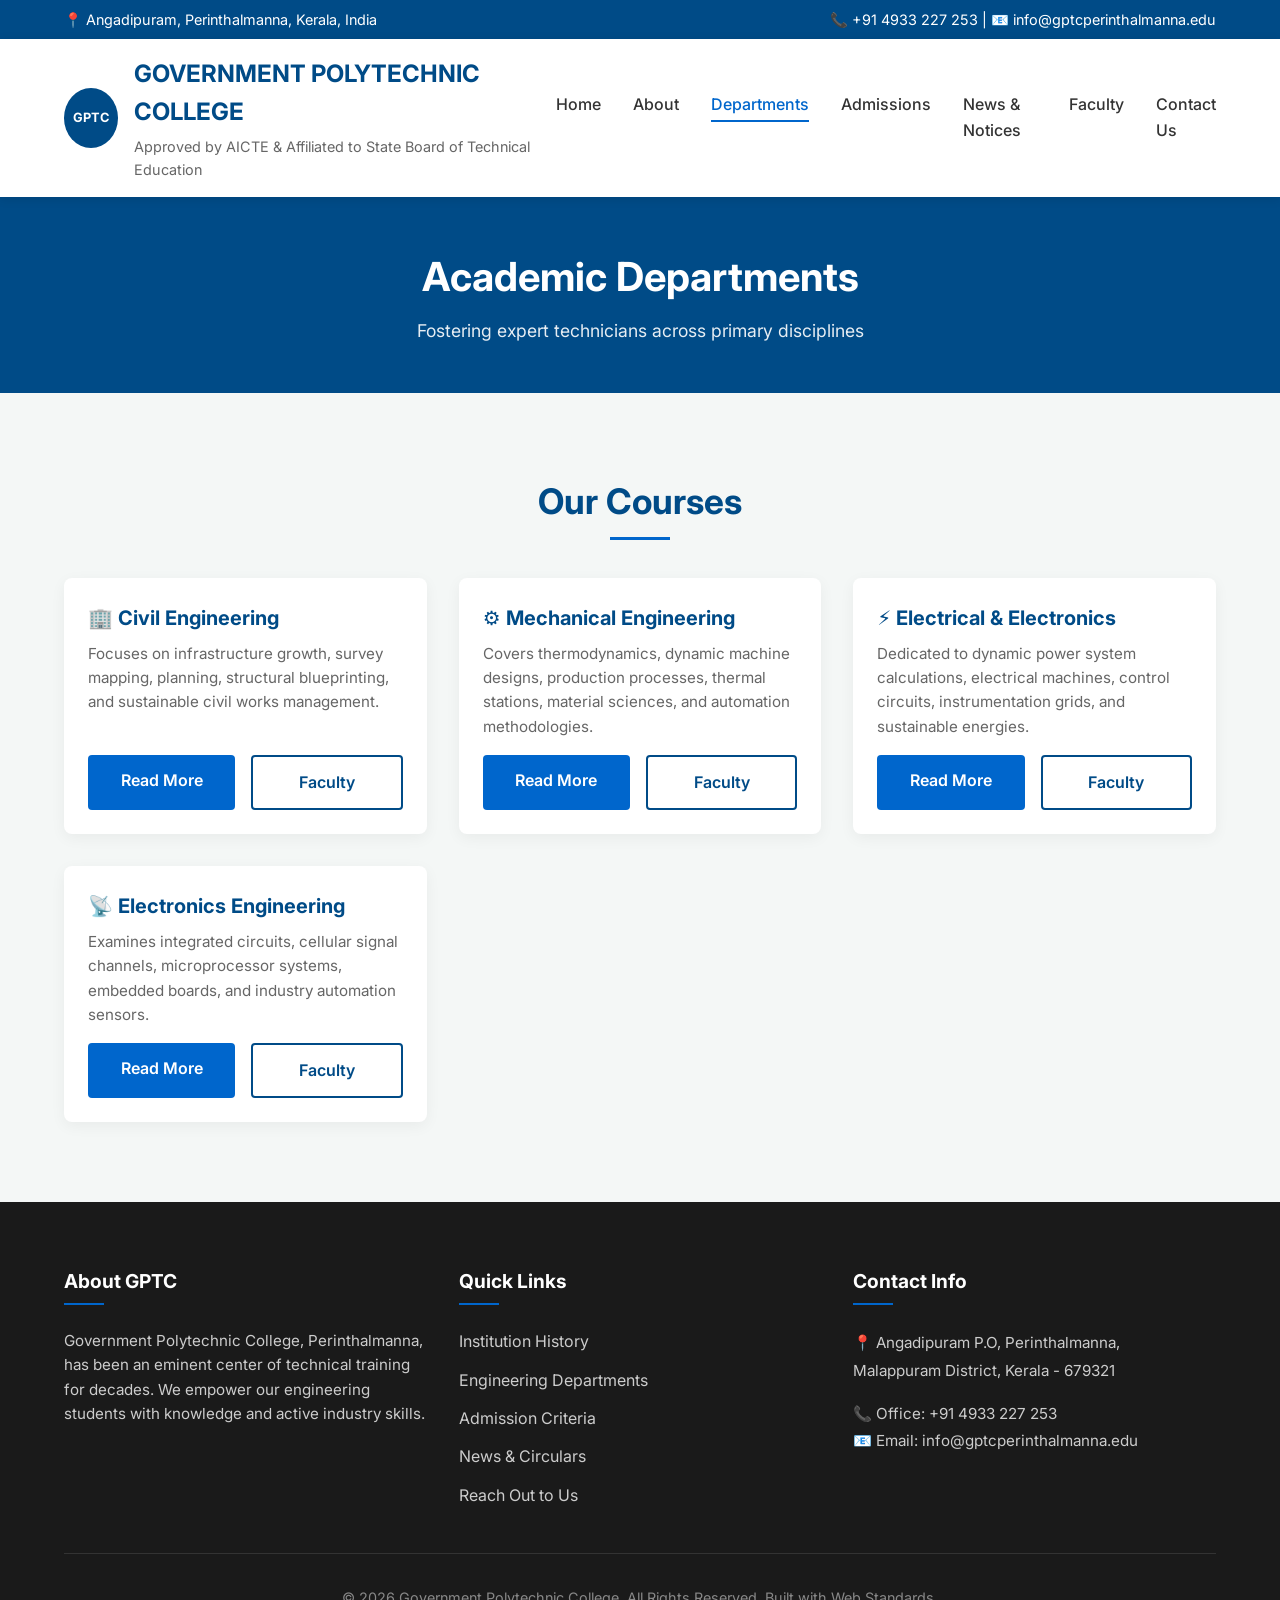
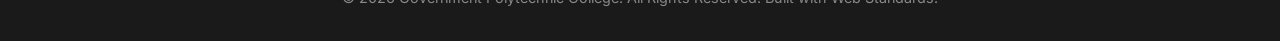
<file: departments.html>
<!DOCTYPE html>
<html lang="en">
<head>
  <meta charset="UTF-8">
  <meta name="viewport" content="width=device-width, initial-scale=1.0">
  <title>Engineering Departments - Government Polytechnic College</title>
  <meta name="description" content="Explore our specialized engineering diploma departments including Civil, Mechanical, Electrical, and Electronics fields.">
  <link rel="stylesheet" href="css/style.css">
  <link href="https://fonts.googleapis.com/css2?family=Inter:wght@400;500;600;700&display=swap" rel="stylesheet">
</head>
<body>

  <!-- Top bar -->
  <div class="header-top">
    <div>📍 Angadipuram, Perinthalmanna, Kerala, India</div>
    <div>📞 +91 4933 227 253 | 📧 info@gptcperinthalmanna.edu</div>
  </div>

  <!-- Header & Navbar -->
  <header class="header">
    <div class="header-main">
      <div class="logo-area">
        <div class="logo-img">GPTC</div>
        <div class="logo-text">
          <h1>GOVERNMENT POLYTECHNIC COLLEGE</h1>
          <p>Approved by AICTE & Affiliated to State Board of Technical Education</p>
        </div>
      </div>
      
      <div class="hamburger">
        <span></span>
        <span></span>
        <span></span>
      </div>

      <nav class="navbar">
        <ul class="nav-links">
          <li><a href="index.html">Home</a></li>
          <li><a href="about.html">About</a></li>
          <li><a href="departments.html">Departments</a></li>
          <li><a href="admissions.html">Admissions</a></li>
          <li><a href="news.html">News & Notices</a></li>
          <li><a href="faculty.html">Faculty</a></li>
          <li><a href="contact.html">Contact Us</a></li>
        </ul>
      </nav>
    </div>
  </header>

  <!-- Page Header -->
  <section style="background-color: var(--primary-color); color: var(--white); padding: 3rem 5%; text-align: center;">
    <h2 style="font-size: 2.5rem; margin-bottom: 0.5rem;">Academic Departments</h2>
    <p style="font-size: 1.1rem; opacity: 0.9;">Fostering expert technicians across primary disciplines</p>
  </section>

  <!-- Departments Section -->
  <section class="section">
    <div class="container">
      <h2 class="section-title">Our Courses</h2>
      <div class="grid">
        
        <!-- Civil Engineering -->
        <div class="card reveal">
          <div class="card-content">
            <h3 class="card-title">🏢 Civil Engineering</h3>
            <p class="card-text">
              Focuses on infrastructure growth, survey mapping, planning, structural blueprinting, and sustainable civil works management.
            </p>
            <div style="margin-top: auto; display: flex; gap: 1rem; flex-wrap: wrap;">
              <a href="#" class="btn open-modal" data-dept="civil" style="flex: 1; text-align: center;">Read More</a>
              <a href="faculty.html" class="btn btn-outline" style="flex: 1; text-align: center; border-color: var(--primary-color); color: var(--primary-color);">Faculty</a>
            </div>
          </div>
        </div>

        <!-- Mechanical Engineering -->
        <div class="card reveal">
          <div class="card-content">
            <h3 class="card-title">⚙️ Mechanical Engineering</h3>
            <p class="card-text">
              Covers thermodynamics, dynamic machine designs, production processes, thermal stations, material sciences, and automation methodologies.
            </p>
            <div style="margin-top: auto; display: flex; gap: 1rem; flex-wrap: wrap;">
              <a href="#" class="btn open-modal" data-dept="mech" style="flex: 1; text-align: center;">Read More</a>
              <a href="faculty.html" class="btn btn-outline" style="flex: 1; text-align: center; border-color: var(--primary-color); color: var(--primary-color);">Faculty</a>
            </div>
          </div>
        </div>

        <!-- Electrical & Electronics Engineering -->
        <div class="card reveal">
          <div class="card-content">
            <h3 class="card-title">⚡ Electrical & Electronics</h3>
            <p class="card-text">
              Dedicated to dynamic power system calculations, electrical machines, control circuits, instrumentation grids, and sustainable energies.
            </p>
            <div style="margin-top: auto; display: flex; gap: 1rem; flex-wrap: wrap;">
              <a href="#" class="btn open-modal" data-dept="eee" style="flex: 1; text-align: center;">Read More</a>
              <a href="faculty.html" class="btn btn-outline" style="flex: 1; text-align: center; border-color: var(--primary-color); color: var(--primary-color);">Faculty</a>
            </div>
          </div>
        </div>

        <!-- Electronics Engineering -->
        <div class="card reveal">
          <div class="card-content">
            <h3 class="card-title">📡 Electronics Engineering</h3>
            <p class="card-text">
              Examines integrated circuits, cellular signal channels, microprocessor systems, embedded boards, and industry automation sensors.
            </p>
            <div style="margin-top: auto; display: flex; gap: 1rem; flex-wrap: wrap;">
              <a href="#" class="btn open-modal" data-dept="ece" style="flex: 1; text-align: center;">Read More</a>
              <a href="faculty.html" class="btn btn-outline" style="flex: 1; text-align: center; border-color: var(--primary-color); color: var(--primary-color);">Faculty</a>
            </div>
          </div>
        </div>

      </div>
    </div>
  </section>

  <!-- Modal Overlay -->
  <div class="modal-overlay" id="modalOverlay">
    <div class="modal-content">
      <span class="modal-close">&times;</span>
      <h3 id="modalTitle" style="color: var(--primary-color); margin-bottom: 1rem; font-size: 1.6rem; border-bottom: 2px solid var(--secondary-color); padding-bottom: 0.5rem;">Department Detail</h3>
      <p id="modalBody" style="color: var(--text-light); line-height: 1.8; font-size: 1.05rem;"></p>
    </div>
  </div>

  <!-- Footer -->
  <footer class="footer">
    <div class="footer-grid">
      <div class="footer-col">
        <h3>About GPTC</h3>
        <p style="color: #ccc; font-size: 0.95rem; line-height: 1.6;">
          Government Polytechnic College, Perinthalmanna, has been an eminent center of technical training for decades. We empower our engineering students with knowledge and active industry skills.
        </p>
      </div>
      <div class="footer-col">
        <h3>Quick Links</h3>
        <ul>
          <li><a href="about.html">Institution History</a></li>
          <li><a href="departments.html">Engineering Departments</a></li>
          <li><a href="admissions.html">Admission Criteria</a></li>
          <li><a href="news.html">News & Circulars</a></li>
          <li><a href="contact.html">Reach Out to Us</a></li>
        </ul>
      </div>
      <div class="footer-col">
        <h3>Contact Info</h3>
        <p style="color: #ccc; font-size: 0.95rem; line-height: 1.8; margin-bottom: 1rem;">
          📍 Angadipuram P.O, Perinthalmanna,<br>Malappuram District, Kerala - 679321
        </p>
        <p style="color: #ccc; font-size: 0.95rem; line-height: 1.8;">
          📞 Office: +91 4933 227 253<br>
          📧 Email: info@gptcperinthalmanna.edu
        </p>
      </div>
    </div>
    <div class="footer-bottom">
      <p>&copy; 2026 Government Polytechnic College. All Rights Reserved. Built with Web Standards.</p>
    </div>
  </footer>

  <script src="js/main.js"></script>
</body>
</html>
</file>
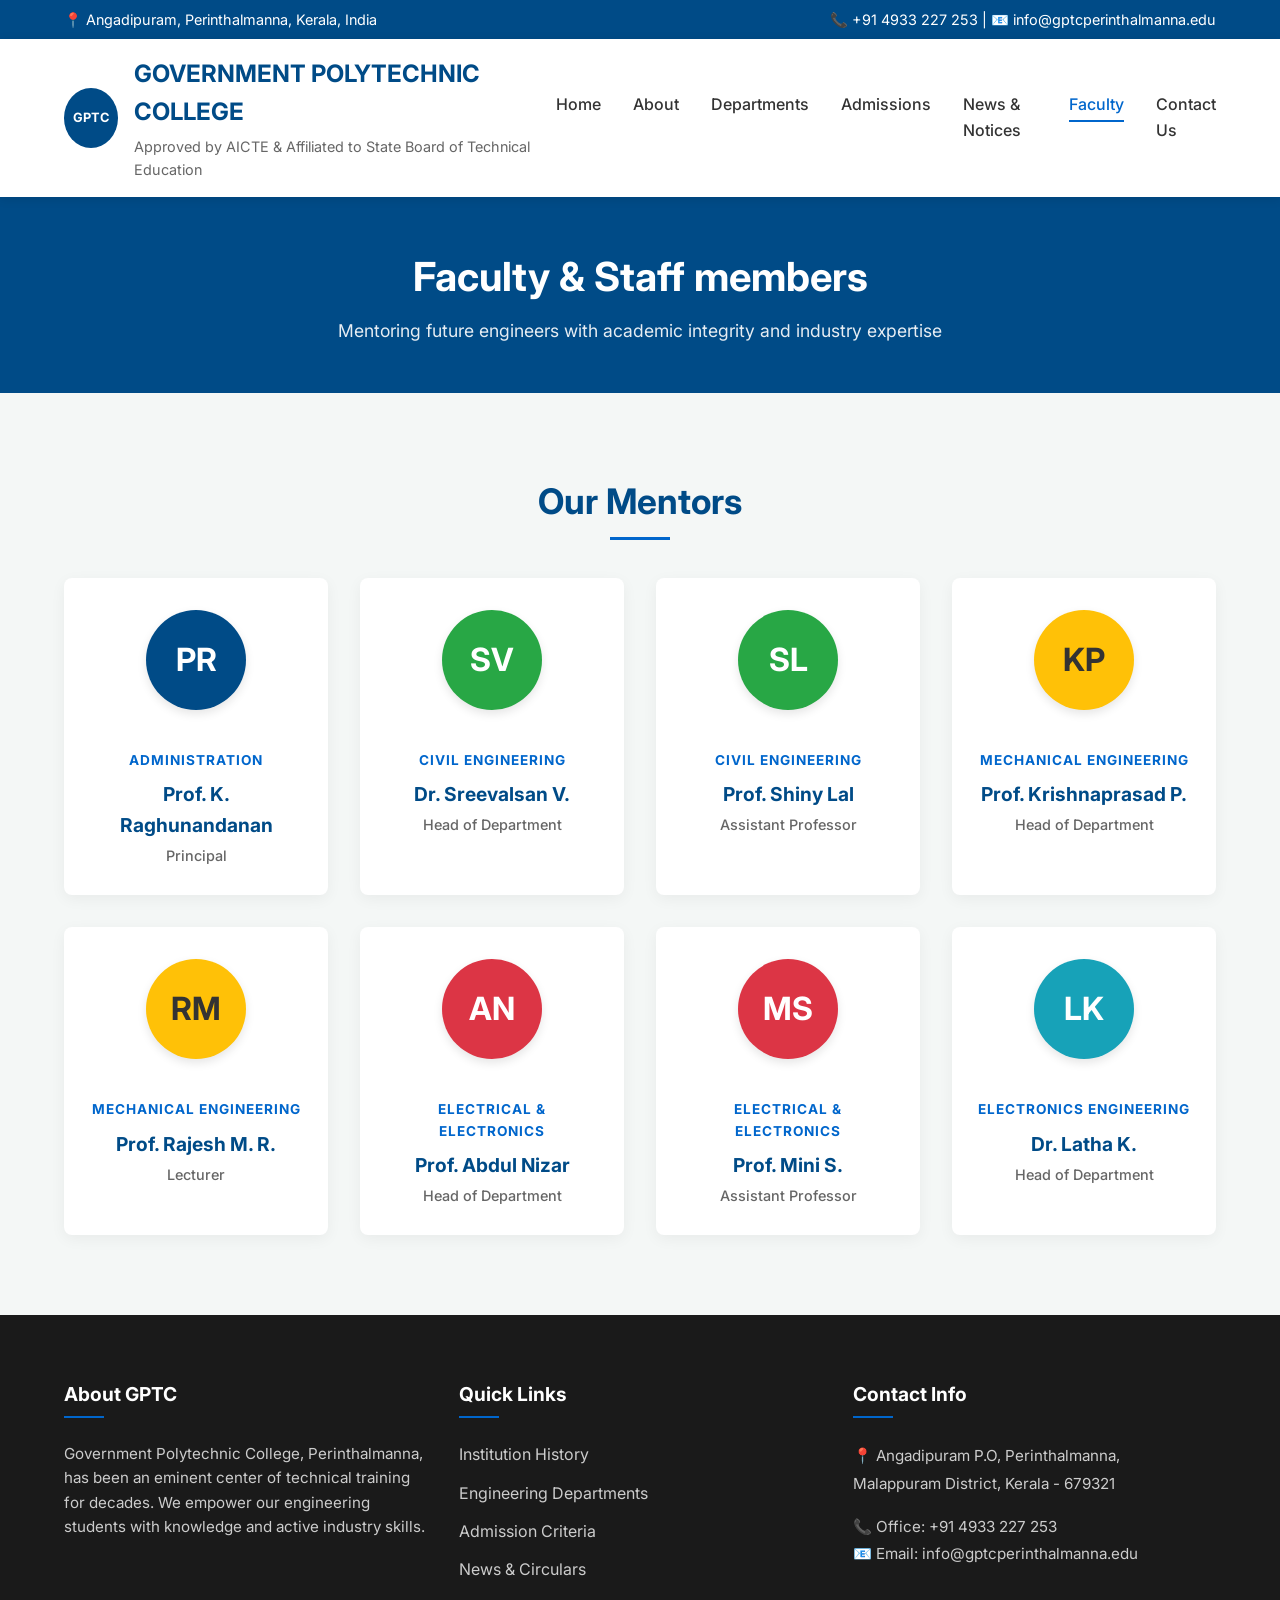
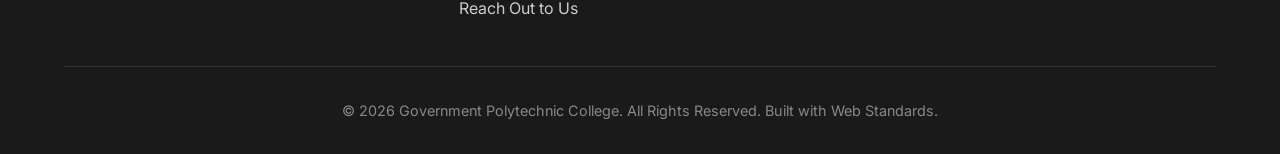
<file: faculty.html>
<!DOCTYPE html>
<html lang="en">
<head>
  <meta charset="UTF-8">
  <meta name="viewport" content="width=device-width, initial-scale=1.0">
  <title>Faculty & Staff - Government Polytechnic College</title>
  <meta name="description" content="Meet our highly qualified engineering instructors, technical guides, and administration staff.">
  <link rel="stylesheet" href="css/style.css">
  <link href="https://fonts.googleapis.com/css2?family=Inter:wght@400;500;600;700&display=swap" rel="stylesheet">
  <style>
    .faculty-avatar {
      width: 100px;
      height: 100px;
      border-radius: 50%;
      margin: 2rem auto 1rem;
      display: flex;
      align-items: center;
      justify-content: center;
      color: #fff;
      font-size: 2rem;
      font-weight: bold;
      box-shadow: 0 4px 10px rgba(0,0,0,0.1);
      transition: transform 0.3s ease;
    }
    .faculty-card {
      text-align: center;
      background: var(--white);
      border-radius: 8px;
      box-shadow: 0 4px 15px rgba(0,0,0,0.05);
      transition: all 0.3s ease;
      overflow: hidden;
      border-bottom: 4px solid transparent;
    }
    .faculty-card:hover {
      transform: translateY(-5px);
      box-shadow: 0 10px 25px rgba(0,0,0,0.1);
      border-bottom-color: var(--secondary-color);
    }
    .faculty-card:hover .faculty-avatar {
      transform: scale(1.1);
    }
    .faculty-dept {
      font-size: 0.85rem;
      color: var(--secondary-color);
      font-weight: 700;
      text-transform: uppercase;
      letter-spacing: 1px;
      margin-bottom: 0.5rem;
    }
  </style>
</head>
<body>

  <!-- Top bar -->
  <div class="header-top">
    <div>📍 Angadipuram, Perinthalmanna, Kerala, India</div>
    <div>📞 +91 4933 227 253 | 📧 info@gptcperinthalmanna.edu</div>
  </div>

  <!-- Header & Navbar -->
  <header class="header">
    <div class="header-main">
      <div class="logo-area">
        <div class="logo-img">GPTC</div>
        <div class="logo-text">
          <h1>GOVERNMENT POLYTECHNIC COLLEGE</h1>
          <p>Approved by AICTE & Affiliated to State Board of Technical Education</p>
        </div>
      </div>
      
      <div class="hamburger">
        <span></span>
        <span></span>
        <span></span>
      </div>

      <nav class="navbar">
        <ul class="nav-links">
          <li><a href="index.html">Home</a></li>
          <li><a href="about.html">About</a></li>
          <li><a href="departments.html">Departments</a></li>
          <li><a href="admissions.html">Admissions</a></li>
          <li><a href="news.html">News & Notices</a></li>
          <li><a href="faculty.html">Faculty</a></li>
          <li><a href="contact.html">Contact Us</a></li>
        </ul>
      </nav>
    </div>
  </header>

  <!-- Page Header -->
  <section style="background-color: var(--primary-color); color: var(--white); padding: 3rem 5%; text-align: center;">
    <h2 style="font-size: 2.5rem; margin-bottom: 0.5rem;">Faculty & Staff members</h2>
    <p style="font-size: 1.1rem; opacity: 0.9;">Mentoring future engineers with academic integrity and industry expertise</p>
  </section>

  <!-- Faculty Grid Section -->
  <section class="section">
    <div class="container">
      <h2 class="section-title">Our Mentors</h2>
      <div class="grid" style="grid-template-columns: repeat(auto-fit, minmax(250px, 1fr));">
        
        <!-- Principal -->
        <div class="faculty-card reveal">
          <div class="faculty-avatar" style="background-color: #004b87;">PR</div>
          <div class="card-content">
            <div class="faculty-dept">Administration</div>
            <h3 class="card-title" style="font-size: 1.2rem; margin-bottom: 0.2rem;">Prof. K. Raghunandanan</h3>
            <p style="color: var(--text-light); font-size: 0.9rem; font-weight: 500;">Principal</p>
          </div>
        </div>

        <!-- HOD Civil -->
        <div class="faculty-card reveal">
          <div class="faculty-avatar" style="background-color: #28a745;">SV</div>
          <div class="card-content">
            <div class="faculty-dept">Civil Engineering</div>
            <h3 class="card-title" style="font-size: 1.2rem; margin-bottom: 0.2rem;">Dr. Sreevalsan V.</h3>
            <p style="color: var(--text-light); font-size: 0.9rem; font-weight: 500;">Head of Department</p>
          </div>
        </div>

        <!-- Faculty Civil 1 -->
        <div class="faculty-card reveal">
          <div class="faculty-avatar" style="background-color: #28a745;">SL</div>
          <div class="card-content">
            <div class="faculty-dept">Civil Engineering</div>
            <h3 class="card-title" style="font-size: 1.2rem; margin-bottom: 0.2rem;">Prof. Shiny Lal</h3>
            <p style="color: var(--text-light); font-size: 0.9rem; font-weight: 500;">Assistant Professor</p>
          </div>
        </div>

        <!-- HOD Mechanical -->
        <div class="faculty-card reveal">
          <div class="faculty-avatar" style="background-color: #ffc107; color: #333;">KP</div>
          <div class="card-content">
            <div class="faculty-dept">Mechanical Engineering</div>
            <h3 class="card-title" style="font-size: 1.2rem; margin-bottom: 0.2rem;">Prof. Krishnaprasad P.</h3>
            <p style="color: var(--text-light); font-size: 0.9rem; font-weight: 500;">Head of Department</p>
          </div>
        </div>

        <!-- Faculty Mechanical 1 -->
        <div class="faculty-card reveal">
          <div class="faculty-avatar" style="background-color: #ffc107; color: #333;">RM</div>
          <div class="card-content">
            <div class="faculty-dept">Mechanical Engineering</div>
            <h3 class="card-title" style="font-size: 1.2rem; margin-bottom: 0.2rem;">Prof. Rajesh M. R.</h3>
            <p style="color: var(--text-light); font-size: 0.9rem; font-weight: 500;">Lecturer</p>
          </div>
        </div>

        <!-- HOD EEE -->
        <div class="faculty-card reveal">
          <div class="faculty-avatar" style="background-color: #dc3545;">AN</div>
          <div class="card-content">
            <div class="faculty-dept">Electrical & Electronics</div>
            <h3 class="card-title" style="font-size: 1.2rem; margin-bottom: 0.2rem;">Prof. Abdul Nizar</h3>
            <p style="color: var(--text-light); font-size: 0.9rem; font-weight: 500;">Head of Department</p>
          </div>
        </div>

        <!-- Faculty EEE 1 -->
        <div class="faculty-card reveal">
          <div class="faculty-avatar" style="background-color: #dc3545;">MS</div>
          <div class="card-content">
            <div class="faculty-dept">Electrical & Electronics</div>
            <h3 class="card-title" style="font-size: 1.2rem; margin-bottom: 0.2rem;">Prof. Mini S.</h3>
            <p style="color: var(--text-light); font-size: 0.9rem; font-weight: 500;">Assistant Professor</p>
          </div>
        </div>

        <!-- HOD ECE -->
        <div class="faculty-card reveal">
          <div class="faculty-avatar" style="background-color: #17a2b8;">LK</div>
          <div class="card-content">
            <div class="faculty-dept">Electronics Engineering</div>
            <h3 class="card-title" style="font-size: 1.2rem; margin-bottom: 0.2rem;">Dr. Latha K.</h3>
            <p style="color: var(--text-light); font-size: 0.9rem; font-weight: 500;">Head of Department</p>
          </div>
        </div>

      </div>
    </div>
  </section>

  <!-- Footer -->
  <footer class="footer">
    <div class="footer-grid">
      <div class="footer-col">
        <h3>About GPTC</h3>
        <p style="color: #ccc; font-size: 0.95rem; line-height: 1.6;">
          Government Polytechnic College, Perinthalmanna, has been an eminent center of technical training for decades. We empower our engineering students with knowledge and active industry skills.
        </p>
      </div>
      <div class="footer-col">
        <h3>Quick Links</h3>
        <ul>
          <li><a href="about.html">Institution History</a></li>
          <li><a href="departments.html">Engineering Departments</a></li>
          <li><a href="admissions.html">Admission Criteria</a></li>
          <li><a href="news.html">News & Circulars</a></li>
          <li><a href="contact.html">Reach Out to Us</a></li>
        </ul>
      </div>
      <div class="footer-col">
        <h3>Contact Info</h3>
        <p style="color: #ccc; font-size: 0.95rem; line-height: 1.8; margin-bottom: 1rem;">
          📍 Angadipuram P.O, Perinthalmanna,<br>Malappuram District, Kerala - 679321
        </p>
        <p style="color: #ccc; font-size: 0.95rem; line-height: 1.8;">
          📞 Office: +91 4933 227 253<br>
          📧 Email: info@gptcperinthalmanna.edu
        </p>
      </div>
    </div>
    <div class="footer-bottom">
      <p>&copy; 2026 Government Polytechnic College. All Rights Reserved. Built with Web Standards.</p>
    </div>
  </footer>

  <script src="js/main.js"></script>
</body>
</html>
</file>
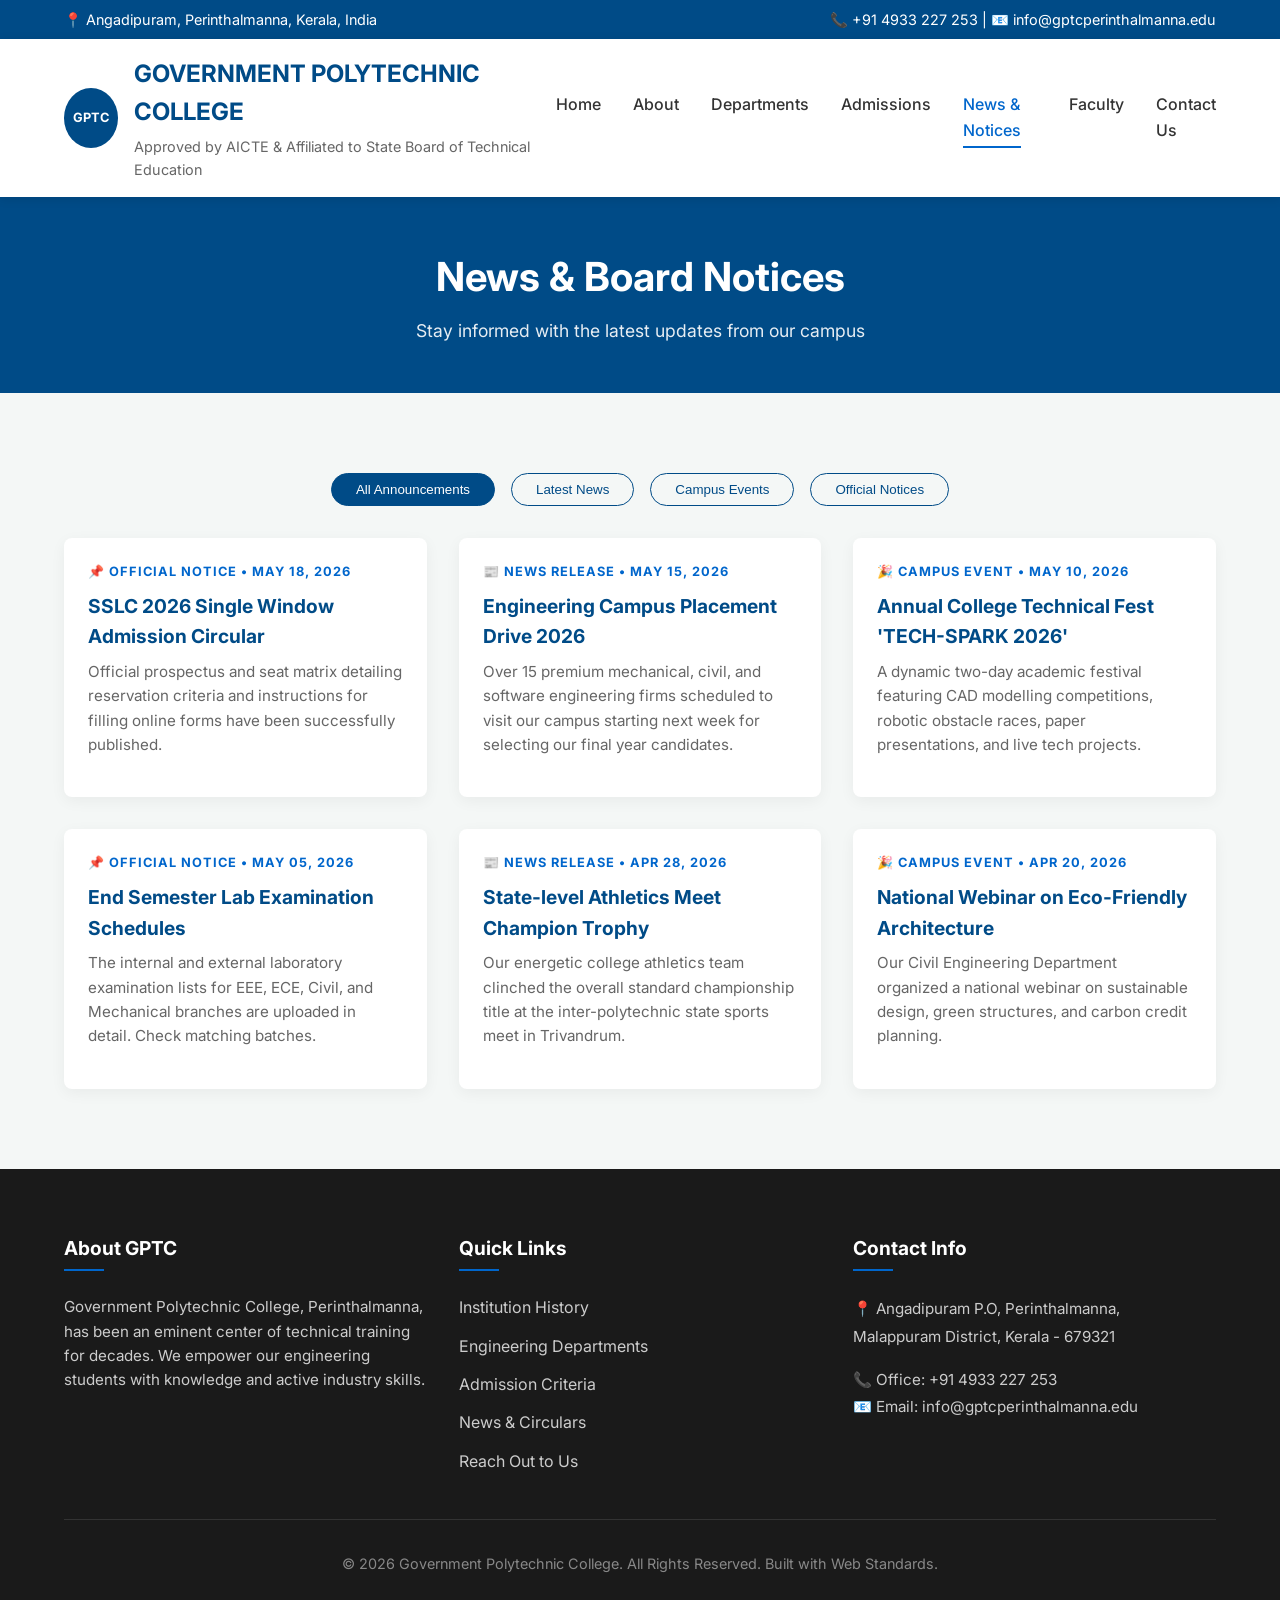
<file: news.html>
<!DOCTYPE html>
<html lang="en">
<head>
  <meta charset="UTF-8">
  <meta name="viewport" content="width=device-width, initial-scale=1.0">
  <title>News & Circulars - Government Polytechnic College</title>
  <meta name="description" content="Stay updated with our latest news announcements, academic events, and official board notices.">
  <link rel="stylesheet" href="css/style.css">
  <link href="https://fonts.googleapis.com/css2?family=Inter:wght@400;500;600;700&display=swap" rel="stylesheet">
</head>
<body>

  <!-- Top bar -->
  <div class="header-top">
    <div>📍 Angadipuram, Perinthalmanna, Kerala, India</div>
    <div>📞 +91 4933 227 253 | 📧 info@gptcperinthalmanna.edu</div>
  </div>

  <!-- Header & Navbar -->
  <header class="header">
    <div class="header-main">
      <div class="logo-area">
        <div class="logo-img">GPTC</div>
        <div class="logo-text">
          <h1>GOVERNMENT POLYTECHNIC COLLEGE</h1>
          <p>Approved by AICTE & Affiliated to State Board of Technical Education</p>
        </div>
      </div>
      
      <div class="hamburger">
        <span></span>
        <span></span>
        <span></span>
      </div>

      <nav class="navbar">
        <ul class="nav-links">
          <li><a href="index.html">Home</a></li>
          <li><a href="about.html">About</a></li>
          <li><a href="departments.html">Departments</a></li>
          <li><a href="admissions.html">Admissions</a></li>
          <li><a href="news.html">News & Notices</a></li>
          <li><a href="faculty.html">Faculty</a></li>
          <li><a href="contact.html">Contact Us</a></li>
        </ul>
      </nav>
    </div>
  </header>

  <!-- Page Header -->
  <section style="background-color: var(--primary-color); color: var(--white); padding: 3rem 5%; text-align: center;">
    <h2 style="font-size: 2.5rem; margin-bottom: 0.5rem;">News & Board Notices</h2>
    <p style="font-size: 1.1rem; opacity: 0.9;">Stay informed with the latest updates from our campus</p>
  </section>

  <!-- News Section with JS Filter -->
  <section class="section">
    <div class="container">
      
      <!-- Filter Controls -->
      <div class="filter-container">
        <button class="filter-btn active" data-filter="all">All Announcements</button>
        <button class="filter-btn" data-filter="news">Latest News</button>
        <button class="filter-btn" data-filter="events">Campus Events</button>
        <button class="filter-btn" data-filter="notices">Official Notices</button>
      </div>

      <!-- Updates Grid -->
      <div class="grid">
        
        <!-- Notice 1 -->
        <div class="card filter-item notices reveal">
          <div class="card-content">
            <span style="font-size: 0.8rem; text-transform: uppercase; letter-spacing: 1px; color: var(--secondary-color); font-weight: 700; display: block; margin-bottom: 0.5rem;">📌 Official Notice • May 18, 2026</span>
            <h3 class="card-title" style="font-size: 1.2rem;">SSLC 2026 Single Window Admission Circular</h3>
            <p class="card-text">
              Official prospectus and seat matrix detailing reservation criteria and instructions for filling online forms have been successfully published.
            </p>
          </div>
        </div>

        <!-- News 1 -->
        <div class="card filter-item news reveal">
          <div class="card-content">
            <span style="font-size: 0.8rem; text-transform: uppercase; letter-spacing: 1px; color: var(--secondary-color); font-weight: 700; display: block; margin-bottom: 0.5rem;">📰 News Release • May 15, 2026</span>
            <h3 class="card-title" style="font-size: 1.2rem;">Engineering Campus Placement Drive 2026</h3>
            <p class="card-text">
              Over 15 premium mechanical, civil, and software engineering firms scheduled to visit our campus starting next week for selecting our final year candidates.
            </p>
          </div>
        </div>

        <!-- Event 1 -->
        <div class="card filter-item events reveal">
          <div class="card-content">
            <span style="font-size: 0.8rem; text-transform: uppercase; letter-spacing: 1px; color: var(--secondary-color); font-weight: 700; display: block; margin-bottom: 0.5rem;">🎉 Campus Event • May 10, 2026</span>
            <h3 class="card-title" style="font-size: 1.2rem;">Annual College Technical Fest 'TECH-SPARK 2026'</h3>
            <p class="card-text">
              A dynamic two-day academic festival featuring CAD modelling competitions, robotic obstacle races, paper presentations, and live tech projects.
            </p>
          </div>
        </div>

        <!-- Notice 2 -->
        <div class="card filter-item notices reveal">
          <div class="card-content">
            <span style="font-size: 0.8rem; text-transform: uppercase; letter-spacing: 1px; color: var(--secondary-color); font-weight: 700; display: block; margin-bottom: 0.5rem;">📌 Official Notice • May 05, 2026</span>
            <h3 class="card-title" style="font-size: 1.2rem;">End Semester Lab Examination Schedules</h3>
            <p class="card-text">
              The internal and external laboratory examination lists for EEE, ECE, Civil, and Mechanical branches are uploaded in detail. Check matching batches.
            </p>
          </div>
        </div>

        <!-- News 2 -->
        <div class="card filter-item news reveal">
          <div class="card-content">
            <span style="font-size: 0.8rem; text-transform: uppercase; letter-spacing: 1px; color: var(--secondary-color); font-weight: 700; display: block; margin-bottom: 0.5rem;">📰 News Release • Apr 28, 2026</span>
            <h3 class="card-title" style="font-size: 1.2rem;">State-level Athletics Meet Champion Trophy</h3>
            <p class="card-text">
              Our energetic college athletics team clinched the overall standard championship title at the inter-polytechnic state sports meet in Trivandrum.
            </p>
          </div>
        </div>

        <!-- Event 2 -->
        <div class="card filter-item events reveal">
          <div class="card-content">
            <span style="font-size: 0.8rem; text-transform: uppercase; letter-spacing: 1px; color: var(--secondary-color); font-weight: 700; display: block; margin-bottom: 0.5rem;">🎉 Campus Event • Apr 20, 2026</span>
            <h3 class="card-title" style="font-size: 1.2rem;">National Webinar on Eco-Friendly Architecture</h3>
            <p class="card-text">
              Our Civil Engineering Department organized a national webinar on sustainable design, green structures, and carbon credit planning.
            </p>
          </div>
        </div>

      </div>
    </div>
  </section>

  <!-- Footer -->
  <footer class="footer">
    <div class="footer-grid">
      <div class="footer-col">
        <h3>About GPTC</h3>
        <p style="color: #ccc; font-size: 0.95rem; line-height: 1.6;">
          Government Polytechnic College, Perinthalmanna, has been an eminent center of technical training for decades. We empower our engineering students with knowledge and active industry skills.
        </p>
      </div>
      <div class="footer-col">
        <h3>Quick Links</h3>
        <ul>
          <li><a href="about.html">Institution History</a></li>
          <li><a href="departments.html">Engineering Departments</a></li>
          <li><a href="admissions.html">Admission Criteria</a></li>
          <li><a href="news.html">News & Circulars</a></li>
          <li><a href="contact.html">Reach Out to Us</a></li>
        </ul>
      </div>
      <div class="footer-col">
        <h3>Contact Info</h3>
        <p style="color: #ccc; font-size: 0.95rem; line-height: 1.8; margin-bottom: 1rem;">
          📍 Angadipuram P.O, Perinthalmanna,<br>Malappuram District, Kerala - 679321
        </p>
        <p style="color: #ccc; font-size: 0.95rem; line-height: 1.8;">
          📞 Office: +91 4933 227 253<br>
          📧 Email: info@gptcperinthalmanna.edu
        </p>
      </div>
    </div>
    <div class="footer-bottom">
      <p>&copy; 2026 Government Polytechnic College. All Rights Reserved. Built with Web Standards.</p>
    </div>
  </footer>

  <script src="js/main.js"></script>
</body>
</html>
</file>
<file: css/style.css>
:root {
  --primary-color: #004b87;
  --secondary-color: #0066cc;
  --bg-light: #f4f7f6;
  --text-dark: #333333;
  --text-light: #666666;
  --white: #ffffff;
  --border-color: #dddddd;
  --transition-speed: 0.3s;
  --font-main: 'Inter', system-ui, -apple-system, sans-serif;
}

* {
  margin: 0;
  padding: 0;
  box-sizing: border-box;
}

body {
  font-family: var(--font-main);
  color: var(--text-dark);
  line-height: 1.6;
  background-color: var(--bg-light);
  overflow-x: hidden;
}

a {
  text-decoration: none;
  color: inherit;
  transition: color var(--transition-speed);
}

ul {
  list-style: none;
}

img {
  max-width: 100%;
  height: auto;
  display: block;
}

/* Header & Navbar */
.header {
  background-color: var(--white);
  box-shadow: 0 2px 10px rgba(0, 0, 0, 0.1);
  position: sticky;
  top: 0;
  z-index: 1000;
}

.header-top {
  background-color: var(--primary-color);
  color: var(--white);
  padding: 0.5rem 5%;
  display: flex;
  justify-content: space-between;
  font-size: 0.9rem;
}

.header-main {
  display: flex;
  justify-content: space-between;
  align-items: center;
  padding: 1rem 5%;
}

.logo-area {
  display: flex;
  align-items: center;
  gap: 1rem;
}

.logo-img {
  width: 60px;
  height: 60px;
  background-color: #004b87;
  border-radius: 50%;
  display: flex;
  align-items: center;
  justify-content: center;
  font-weight: bold;
  color: #fff;
  font-size: 0.8rem;
  text-align: center;
}

.logo-text h1 {
  font-size: 1.5rem;
  color: var(--primary-color);
  margin-bottom: 0.2rem;
}

.logo-text p {
  font-size: 0.9rem;
  color: var(--text-light);
}

/* Navigation */
.navbar {
  display: flex;
  align-items: center;
}

.nav-links {
  display: flex;
  gap: 2rem;
}

.nav-links a {
  font-weight: 500;
  color: var(--text-dark);
  position: relative;
  padding: 0.5rem 0;
}

.nav-links a:hover, .nav-links a.active {
  color: var(--secondary-color);
}

.nav-links a::after {
  content: '';
  position: absolute;
  bottom: 0;
  left: 0;
  width: 0;
  height: 2px;
  background-color: var(--secondary-color);
  transition: width var(--transition-speed);
}

.nav-links a:hover::after, .nav-links a.active::after {
  width: 100%;
}

.hamburger {
  display: none;
  cursor: pointer;
  flex-direction: column;
  gap: 5px;
}

.hamburger span {
  width: 25px;
  height: 3px;
  background-color: var(--text-dark);
  transition: var(--transition-speed);
}

/* Hero Section */
.hero {
  height: 60vh;
  min-height: 400px;
  background: linear-gradient(rgba(0, 75, 135, 0.7), rgba(0, 75, 135, 0.7)), url('https://images.unsplash.com/photo-1541339907198-e08756dedf3f?ixlib=rb-4.0.3&auto=format&fit=crop&w=1920&q=80') center/cover;
  display: flex;
  align-items: center;
  justify-content: center;
  text-align: center;
  color: var(--white);
  padding: 0 5%;
}

.hero-content h2 {
  font-size: 3rem;
  margin-bottom: 1rem;
  animation: fadeInDown 1s ease;
}

.hero-content p {
  font-size: 1.2rem;
  margin-bottom: 2rem;
  animation: fadeInUp 1s ease 0.3s;
  animation-fill-mode: both;
}

.btn {
  display: inline-block;
  padding: 0.8rem 2rem;
  background-color: var(--secondary-color);
  color: var(--white);
  border-radius: 4px;
  font-weight: 600;
  transition: background-color var(--transition-speed), transform 0.2s;
  border: none;
  cursor: pointer;
}

.btn:hover {
  background-color: #0052a3;
  transform: translateY(-2px);
  color: var(--white);
}

.btn-outline {
  background-color: transparent;
  border: 2px solid var(--white);
}

.btn-outline:hover {
  background-color: var(--white);
  color: var(--primary-color);
}

/* Sections */
.section {
  padding: 5rem 5%;
}

.section-title {
  text-align: center;
  font-size: 2.2rem;
  color: var(--primary-color);
  margin-bottom: 3rem;
  position: relative;
}

.section-title::after {
  content: '';
  position: absolute;
  bottom: -10px;
  left: 50%;
  transform: translateX(-50%);
  width: 60px;
  height: 3px;
  background-color: var(--secondary-color);
}

/* Cards Grid */
.grid {
  display: grid;
  grid-template-columns: repeat(auto-fit, minmax(280px, 1fr));
  gap: 2rem;
}

.card {
  background-color: var(--white);
  border-radius: 8px;
  overflow: hidden;
  box-shadow: 0 4px 15px rgba(0, 0, 0, 0.05);
  transition: transform var(--transition-speed), box-shadow var(--transition-speed);
  display: flex;
  flex-direction: column;
}

.card:hover {
  transform: translateY(-5px);
  box-shadow: 0 10px 25px rgba(0, 0, 0, 0.1);
}

.card-img {
  height: 200px;
  background-color: #e0e0e0;
  object-fit: cover;
  width: 100%;
}

.card-content {
  padding: 1.5rem;
  flex-grow: 1;
  display: flex;
  flex-direction: column;
}

.card-title {
  font-size: 1.25rem;
  color: var(--primary-color);
  margin-bottom: 0.5rem;
}

.card-text {
  color: var(--text-light);
  margin-bottom: 1rem;
  font-size: 0.95rem;
  flex-grow: 1;
}

/* News Ticker */
.ticker-wrap {
  background-color: var(--white);
  border-bottom: 1px solid var(--border-color);
  border-top: 1px solid var(--border-color);
  display: flex;
  align-items: center;
  height: 40px;
  overflow: hidden;
}

.ticker-title {
  background-color: var(--primary-color);
  color: var(--white);
  padding: 0 1.5rem;
  height: 100%;
  display: flex;
  align-items: center;
  font-weight: 600;
  z-index: 2;
  white-space: nowrap;
}

.ticker-items {
  display: flex;
  animation: ticker 30s linear infinite;
  white-space: nowrap;
  padding-left: 100%;
}

.ticker-items:hover {
  animation-play-state: paused;
}

.ticker-item {
  padding: 0 2rem;
  color: var(--text-dark);
}

.ticker-item a:hover {
  color: var(--secondary-color);
  text-decoration: underline;
}

/* Modal */
.modal-overlay {
  position: fixed;
  top: 0;
  left: 0;
  width: 100%;
  height: 100%;
  background: rgba(0, 0, 0, 0.6);
  display: flex;
  align-items: center;
  justify-content: center;
  z-index: 2000;
  opacity: 0;
  visibility: hidden;
  transition: all 0.3s ease;
}

.modal-overlay.active {
  opacity: 1;
  visibility: visible;
}

.modal-content {
  background: var(--white);
  width: 90%;
  max-width: 600px;
  border-radius: 8px;
  padding: 2rem;
  position: relative;
  transform: translateY(-20px);
  transition: all 0.3s ease;
  max-height: 90vh;
  overflow-y: auto;
}

.modal-overlay.active .modal-content {
  transform: translateY(0);
}

.modal-close {
  position: absolute;
  top: 1rem;
  right: 1.5rem;
  font-size: 1.5rem;
  cursor: pointer;
  color: var(--text-light);
}

.modal-close:hover {
  color: var(--primary-color);
}

/* Footer */
.footer {
  background-color: #1a1a1a;
  color: #fff;
  padding: 4rem 5% 2rem;
}

.footer-grid {
  display: grid;
  grid-template-columns: repeat(auto-fit, minmax(250px, 1fr));
  gap: 2rem;
  margin-bottom: 2rem;
}

.footer-col h3 {
  font-size: 1.2rem;
  margin-bottom: 1.5rem;
  position: relative;
  padding-bottom: 0.5rem;
}

.footer-col h3::after {
  content: '';
  position: absolute;
  bottom: 0;
  left: 0;
  width: 40px;
  height: 2px;
  background-color: var(--secondary-color);
}

.footer-col ul li {
  margin-bottom: 0.8rem;
}

.footer-col ul li a {
  color: #ccc;
}

.footer-col ul li a:hover {
  color: var(--white);
  padding-left: 5px;
}

.footer-bottom {
  text-align: center;
  padding-top: 2rem;
  border-top: 1px solid #333;
  color: #888;
  font-size: 0.9rem;
}

/* Responsive */
@media (max-width: 768px) {
  .header-main {
    flex-direction: column;
    align-items: flex-start;
  }
  
  .hamburger {
    display: flex;
    position: absolute;
    right: 5%;
    top: 2rem;
  }
  
  .nav-links {
    flex-direction: column;
    width: 100%;
    display: none;
    gap: 0;
    margin-top: 1rem;
  }
  
  .nav-links.active {
    display: flex;
  }
  
  .nav-links a {
    padding: 1rem 0;
    border-top: 1px solid var(--border-color);
    width: 100%;
    display: block;
  }
  
  .header-top {
    flex-direction: column;
    text-align: center;
    gap: 0.5rem;
  }
}

/* Animations */
@keyframes fadeInDown {
  from { opacity: 0; transform: translateY(-20px); }
  to { opacity: 1; transform: translateY(0); }
}

@keyframes fadeInUp {
  from { opacity: 0; transform: translateY(20px); }
  to { opacity: 1; transform: translateY(0); }
}

@keyframes ticker {
  0% { transform: translateX(0); }
  100% { transform: translateX(-100%); }
}

.reveal {
  opacity: 0;
  transform: translateY(30px);
  transition: all 0.8s ease;
}

.reveal.active {
  opacity: 1;
  transform: translateY(0);
}

/* Filter Buttons */
.filter-container {
  display: flex;
  justify-content: center;
  gap: 1rem;
  margin-bottom: 2rem;
  flex-wrap: wrap;
}

.filter-btn {
  padding: 0.5rem 1.5rem;
  border: 1px solid var(--primary-color);
  background: transparent;
  color: var(--primary-color);
  border-radius: 20px;
  cursor: pointer;
  transition: all 0.3s ease;
}

.filter-btn.active, .filter-btn:hover {
  background: var(--primary-color);
  color: var(--white);
}

/* Filter Item Transition */
.filter-item {
  transition: opacity 0.3s ease, transform 0.3s ease;
}

/* Contact Form */
.form-group {
  margin-bottom: 1.5rem;
}

.form-group label {
  display: block;
  margin-bottom: 0.5rem;
  font-weight: 500;
}

.form-control {
  width: 100%;
  padding: 0.8rem;
  border: 1px solid var(--border-color);
  border-radius: 4px;
  font-family: inherit;
}

.form-control:focus {
  outline: none;
  border-color: var(--secondary-color);
}

.error-msg {
  color: red;
  font-size: 0.85rem;
  margin-top: 5px;
  display: none;
}

/* Timeline */
.timeline {
  position: relative;
  max-width: 800px;
  margin: 0 auto;
}

.timeline::after {
  content: '';
  position: absolute;
  width: 6px;
  background-color: var(--secondary-color);
  top: 0;
  bottom: 0;
  left: 50%;
  margin-left: -3px;
  border-radius: 3px;
}

.timeline-item {
  padding: 10px 40px;
  position: relative;
  background-color: inherit;
  width: 50%;
}

.timeline-item::after {
  content: '';
  position: absolute;
  width: 25px;
  height: 25px;
  right: -12.5px;
  background-color: var(--white);
  border: 4px solid var(--secondary-color);
  top: 15px;
  border-radius: 50%;
  z-index: 1;
}

.left {
  left: 0;
}

.right {
  left: 50%;
}

.right::after {
  left: -12.5px;
}

.timeline-content {
  padding: 1.5rem;
  background-color: var(--white);
  position: relative;
  border-radius: 6px;
  box-shadow: 0 4px 15px rgba(0, 0, 0, 0.05);
}

.timeline-content h3 {
  color: var(--primary-color);
  margin-bottom: 0.5rem;
}

@media screen and (max-width: 600px) {
  .timeline::after {
    left: 31px;
  }
  
  .timeline-item {
    width: 100%;
    padding-left: 70px;
    padding-right: 25px;
  }
  
  .timeline-item::after {
    left: 18.5px;
  }
  
  .right {
    left: 0%;
  }
}
</file>
